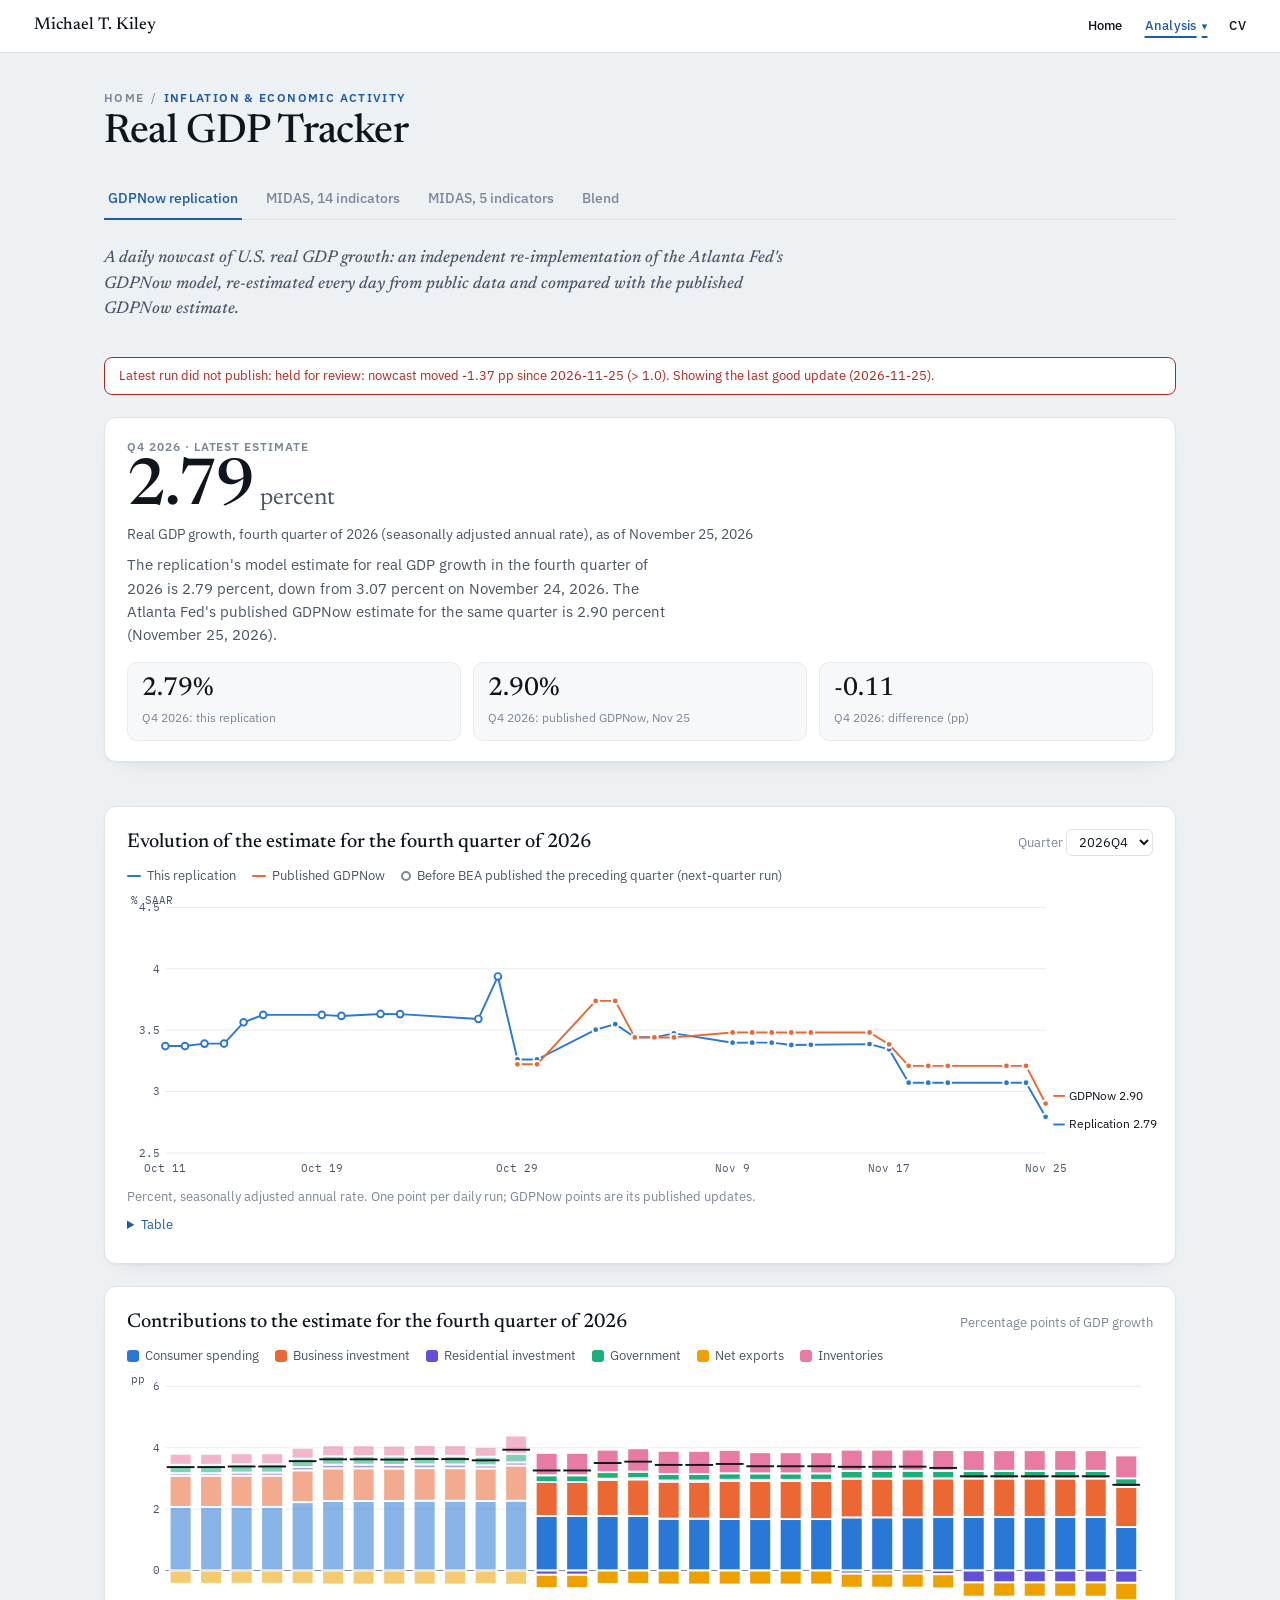
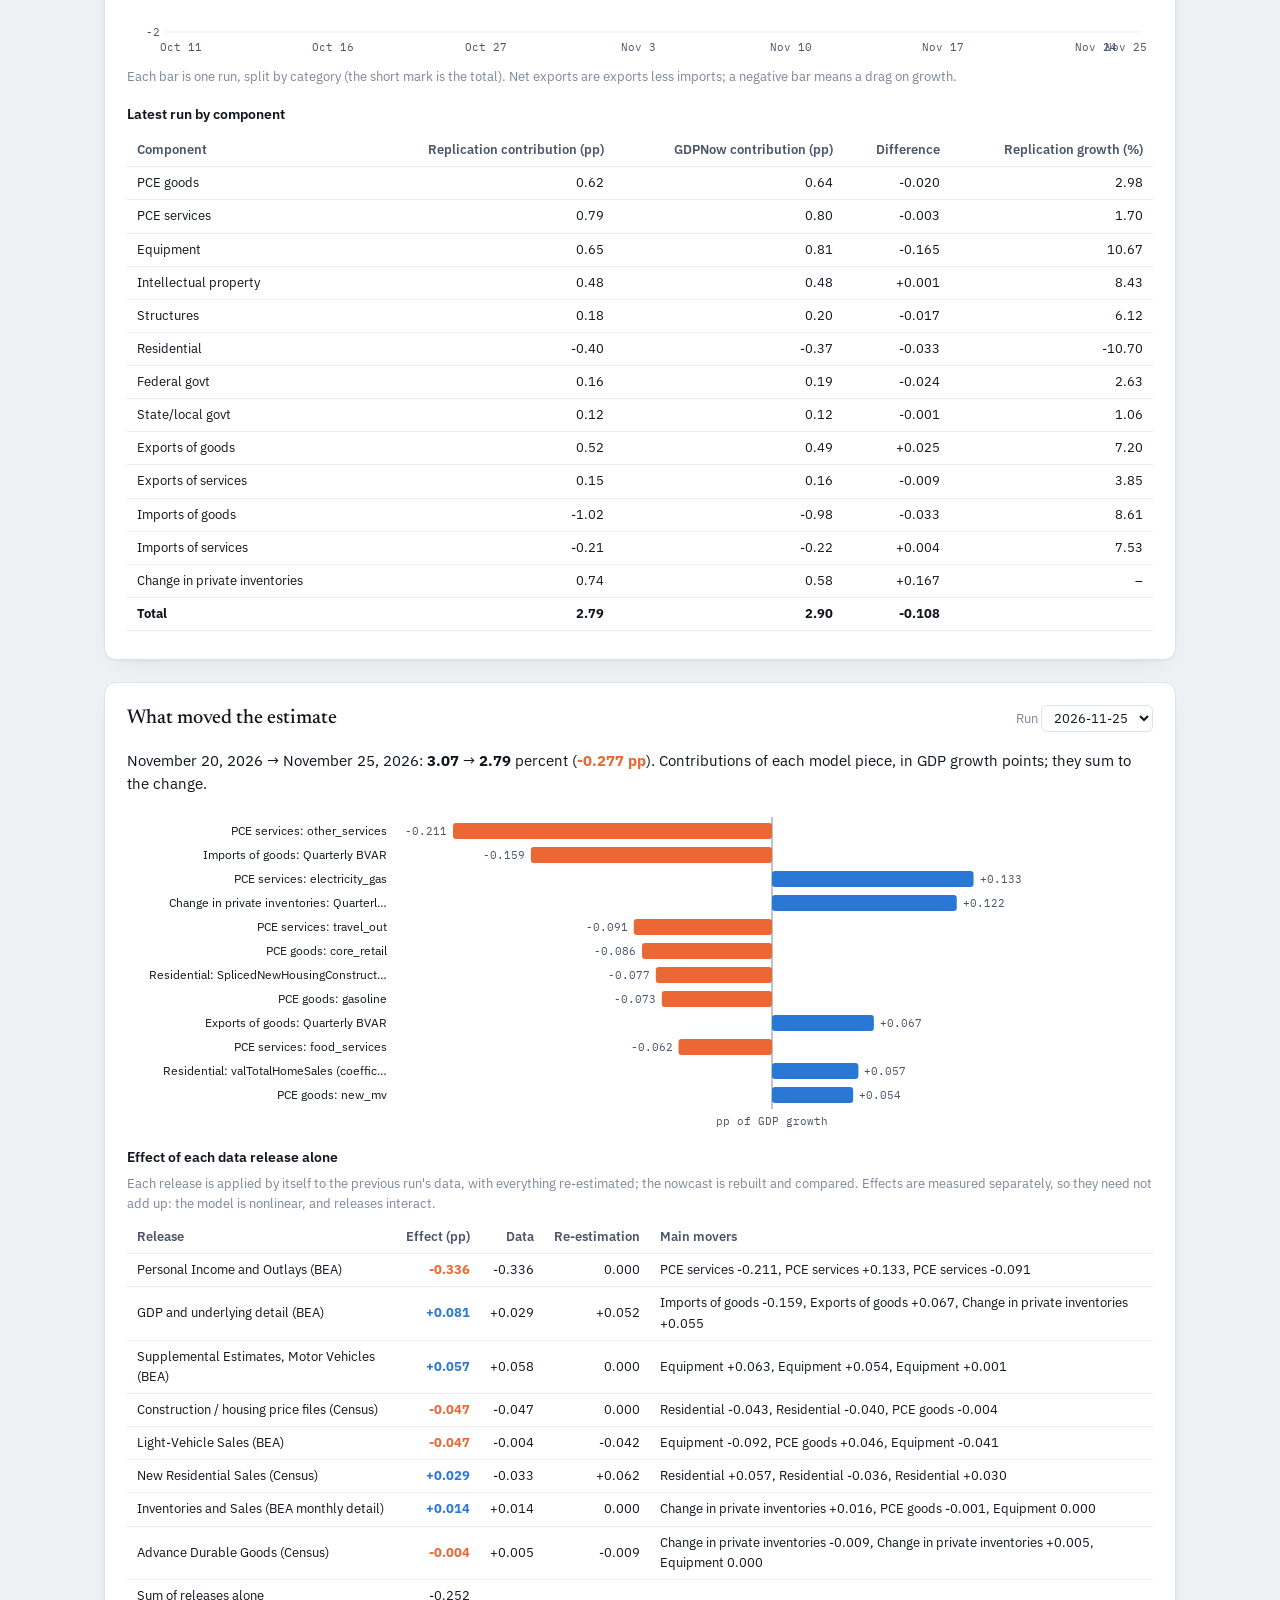
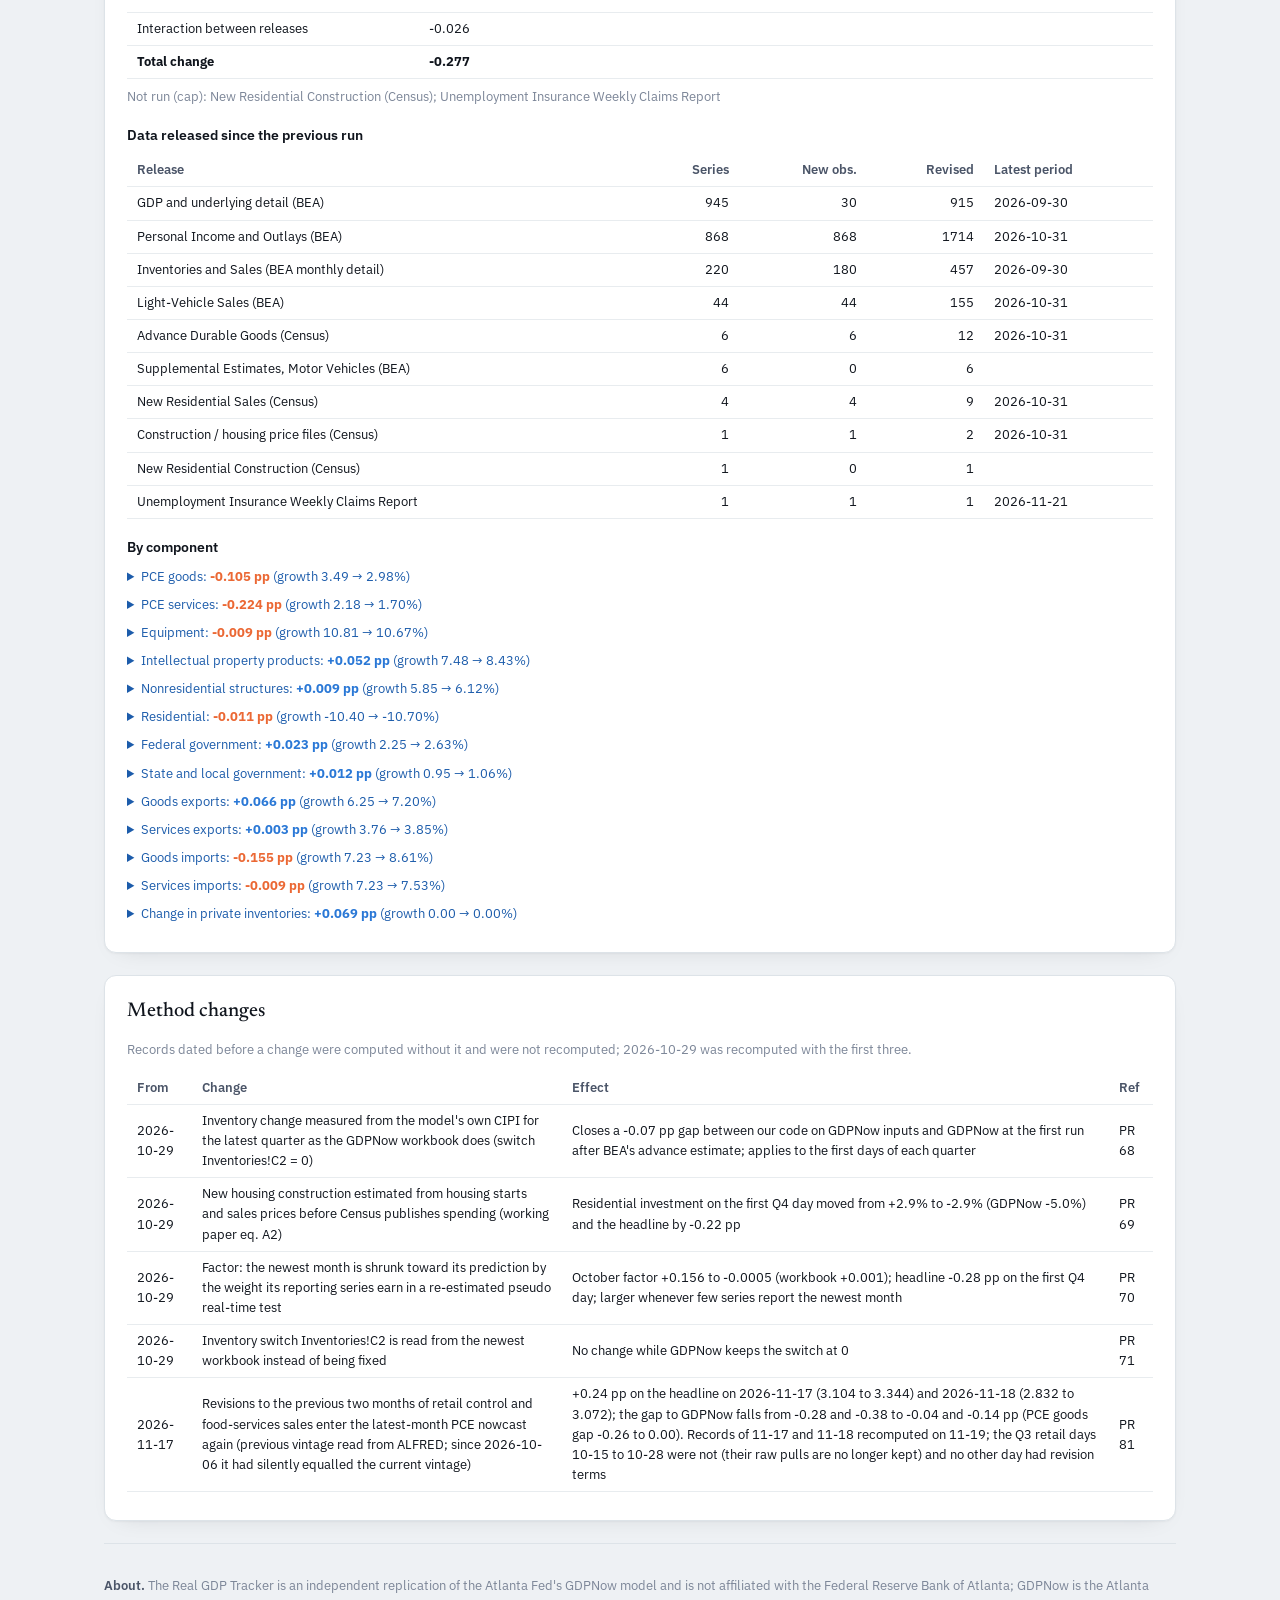
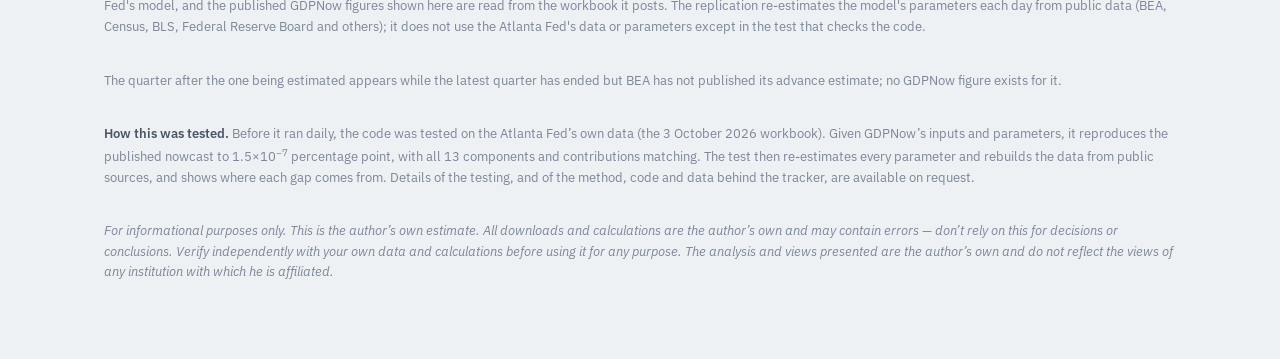
<file: docs/index.html>
<!doctype html>
<html lang="en">
<head>
<meta charset="UTF-8">
<meta name="viewport" content="width=device-width, initial-scale=1.0">
<title>Real GDP Tracker — Michael T. Kiley</title>
<meta name="description" content="A daily nowcast of U.S. real GDP growth: an independent re-implementation of the Atlanta Fed\'s GDPNow, plus real-time MIDAS models, re-estimated from public data.">
<meta property="og:type" content="website">
<meta property="og:site_name" content="Michael T. Kiley">
<meta property="og:title" content="Real GDP Tracker">
<meta property="og:description" content="A daily nowcast of U.S. real GDP growth: an independent re-implementation of the Atlanta Fed's GDPNow model, re-estimated from public data.">
<meta property="og:url" content="https://michaeltkiley.github.io/gdpnow-replication/">
<link rel="preconnect" href="https://fonts.googleapis.com">
<link rel="preconnect" href="https://fonts.gstatic.com" crossorigin>
<link href="https://fonts.googleapis.com/css2?family=Newsreader:ital,opsz,wght@0,6..72,400;0,6..72,500;0,6..72,600;1,6..72,500&family=IBM+Plex+Sans:wght@400;500;600&family=IBM+Plex+Mono:wght@400;500;600&display=swap" rel="stylesheet">
<style>
  :root {
    --surface-page: #eef1f4; --surface-card: #ffffff; --surface-tile: #f6f8fa;
    --rule: #dde3e8; --rule-soft: #e8ecef;
    --ink: #10151d; --ink-secondary: #4b5568; --ink-muted: #7c8698; --accent-text: #1c5cab;
    --bad: #b3261e;
    --series-rep: #2a78d6; --series-gdpnow: #eb6834;
    /* contribution groups, fixed order (validated: scripts/validate_palette.js, light and dark) */
    --g1: #2a78d6; --g2: #eb6834; --g3: #6250d6; --g4: #1baf7a; --g5: #eda100; --g6: #e87ba4;
    --shadow: 0 1px 2px rgba(16, 21, 29, 0.04), 0 8px 24px -16px rgba(16, 21, 29, 0.18);
  }
  @media (prefers-color-scheme: dark) {
    :root:not([data-theme="light"]) {
      --surface-page: #12161c; --surface-card: #191f27; --surface-tile: #1f2630;
      --rule: #2a323d; --rule-soft: #212933;
      --ink: #f2f4f7; --ink-secondary: #b7c0cc; --ink-muted: #7c8798; --accent-text: #74aeef;
      --bad: #f2b8b5;
      --series-rep: #3987e5; --series-gdpnow: #d95926;
      --g1: #3987e5; --g2: #d95926; --g3: #9085e9; --g4: #199e70; --g5: #c98500; --g6: #d55181;
      --shadow: 0 1px 2px rgba(0, 0, 0, 0.3), 0 8px 24px -16px rgba(0, 0, 0, 0.55);
    }
  }
  :root[data-theme="dark"] {
    --surface-page: #12161c; --surface-card: #191f27; --surface-tile: #1f2630;
    --rule: #2a323d; --rule-soft: #212933;
    --ink: #f2f4f7; --ink-secondary: #b7c0cc; --ink-muted: #7c8798; --accent-text: #74aeef;
    --bad: #f2b8b5;
    --series-rep: #3987e5; --series-gdpnow: #d95926;
    --g1: #3987e5; --g2: #d95926; --g3: #9085e9; --g4: #199e70; --g5: #c98500; --g6: #d55181;
    --shadow: 0 1px 2px rgba(0, 0, 0, 0.3), 0 8px 24px -16px rgba(0, 0, 0, 0.55);
  }
  * { box-sizing: border-box; }
  body { margin: 0; background: var(--surface-page); color: var(--ink); font: 15px/1.55 "IBM Plex Sans", -apple-system, BlinkMacSystemFont, "Segoe UI", sans-serif; }
  a { color: var(--accent-text); }
  .page { max-width: 1120px; margin: 0 auto; padding: 36px 24px 64px; display: flex; flex-direction: column; gap: 22px; }

  /* ---- shared site nav (same on every page of the site) ---- */
  .site-nav{border-bottom:1px solid var(--rule);background:var(--surface-card);position:relative;z-index:50}
  .site-nav-inner{max-width:1260px;margin:0 auto;padding:10px 24px;display:flex;align-items:center;justify-content:space-between;gap:4px 16px;flex-wrap:wrap}
  .site-nav .wordmark{font-family:"Newsreader",Georgia,serif;font-weight:500;font-size:17px;color:var(--ink);text-decoration:none}
  .site-nav nav{display:flex;align-items:center;gap:0 22px}
  .site-nav nav>a,.site-nav .nav-dd-btn{display:inline-block;padding:6px 0;margin:0;border:0;background:none;cursor:pointer;font-family:"IBM Plex Sans",system-ui,sans-serif;font-size:13px;font-weight:500;line-height:1.5;letter-spacing:.02em;color:var(--ink2);text-decoration:none}
  .site-nav nav>a:hover,.site-nav .nav-dd-btn:hover,.site-nav .nav-dd.open .nav-dd-btn{color:var(--accent-text)}
  .site-nav nav>a.active,.site-nav .nav-dd-btn.active{color:var(--accent-text);text-decoration:underline;text-decoration-thickness:1.5px;text-underline-offset:6px}
  .site-nav nav>a:focus-visible,.site-nav .nav-dd-btn:focus-visible,.site-nav .wordmark:focus-visible{outline:2px solid var(--accent-text);outline-offset:3px;border-radius:2px}
  .site-nav .nav-dd{position:relative}
  .site-nav .nav-dd-btn::after{content:"\25BE";margin-left:5px;font-size:11px}
  .site-nav .nav-dd.open .nav-dd-btn::after{content:"\25B4"}
  .site-nav .nav-dd-menu{position:absolute;top:calc(100% + 8px);right:-12px;width:310px;max-width:calc(100vw - 32px);max-height:calc(100vh - 80px);overflow-y:auto;padding:4px 0 8px;background:var(--surface-card);border:1px solid var(--rule);border-radius:6px;box-shadow:0 10px 28px -14px rgba(16,21,29,.35)}
  .site-nav .nav-dd-menu[hidden]{display:none}
  .site-nav .nav-dd-head{padding:10px 16px 3px;font-family:"IBM Plex Sans",system-ui,sans-serif;font-size:10.5px;font-weight:600;line-height:1.4;letter-spacing:.1em;text-transform:uppercase;color:var(--ink-muted)}
  .site-nav .nav-dd-menu ul{list-style:none;margin:0;padding:0}
  .site-nav .nav-dd-menu li{margin:0;padding:0}
  .site-nav .nav-dd-menu a{display:block;padding:6px 16px;font-family:"IBM Plex Sans",system-ui,sans-serif;font-size:13px;font-weight:400;line-height:1.45;letter-spacing:0;color:var(--ink);text-decoration:none}
  .site-nav .nav-dd-menu a:hover,.site-nav .nav-dd-menu a:focus-visible{background:var(--surface-page);color:var(--accent-text);outline:none}
  .site-nav .nav-dd-menu a:focus-visible{box-shadow:inset 0 0 0 2px var(--accent-text)}
  .site-nav .nav-dd-menu a[aria-current="page"]{color:var(--accent-text);font-weight:600;box-shadow:inset 3px 0 0 var(--accent-text)}
  .site-nav .nav-dd-menu a[aria-current="page"]:focus-visible{box-shadow:inset 0 0 0 2px var(--accent-text)}
  @media (max-width:640px){
    .site-nav-inner{padding:8px 16px}
    .site-nav nav{gap:0 18px}
    .site-nav .nav-dd{position:static}
    .site-nav .nav-dd-menu{top:100%;left:8px;right:8px;width:auto;max-width:none}
  }
  .eyebrow .crumb{color:var(--ink-muted);text-decoration:none}
  .eyebrow .crumb:hover,.eyebrow .crumb:focus-visible{color:var(--accent-text);text-decoration:underline}
  .eyebrow .crumb-sep{margin:0 .55em;color:var(--ink-muted);font-weight:400}

  .masthead { display: flex; flex-direction: column; gap: 6px; }
  .eyebrow { margin: 0; font-size: 11.5px; font-weight: 600; letter-spacing: 0.12em; text-transform: uppercase; color: var(--accent-text); }
  h1 { margin: 0; font-family: "Newsreader", Georgia, serif; font-weight: 500; font-size: clamp(28px, 4vw, 40px); line-height: 1.08; letter-spacing: -0.01em; text-wrap: balance; }
  .subtitle { margin: 4px 0 0; max-width: 70ch; font-family: "Newsreader", Georgia, serif; font-style: italic; font-weight: 500; font-size: 17px; line-height: 1.5; color: var(--ink-secondary); }
  .asof { margin: 6px 0 0; font-family: "IBM Plex Mono", ui-monospace, monospace; font-size: 12px; color: var(--ink-muted); }
  .banner { border-radius: 8px; padding: 8px 14px; border: 1px solid var(--rule); background: var(--surface-card); font-size: 13px; color: var(--ink-secondary); }
  .banner.fail { border-color: var(--bad); color: var(--bad); }

  .card { background: var(--surface-card); border: 1px solid var(--rule); border-radius: 12px; padding: 20px 22px; box-shadow: var(--shadow); min-width: 0; }
  .card h2 { margin: 0; font-family: "Newsreader", Georgia, serif; font-weight: 500; font-size: 20px; }
  .card h3 { margin: 18px 0 6px; font-size: 14px; font-weight: 600; }
  .head { display: flex; align-items: baseline; justify-content: space-between; flex-wrap: wrap; gap: 8px 20px; margin-bottom: 8px; }
  .caption { font-size: 12.5px; color: var(--ink-muted); }
  .sub { color: var(--ink-muted); font-size: 12.5px; margin: 6px 0; }

  .top { display: block; }
  .headline .lead { margin: 0; font-size: 12px; font-weight: 600; letter-spacing: 0.08em; text-transform: uppercase; color: var(--ink-muted); }
  .headline .big { font-family: "Newsreader", Georgia, serif; font-weight: 500; font-size: clamp(44px, 7vw, 64px); line-height: 1.05; letter-spacing: -0.02em; }
  .headline .big small { font-size: 0.38em; font-weight: 400; letter-spacing: 0; color: var(--ink-secondary); margin-left: 6px; }
  .headline .when { font-size: 14px; color: var(--ink-secondary); margin-bottom: 8px; }
  .lede { margin: 6px 0 0; max-width: 62ch; color: var(--ink-secondary); }
  .tiles { display: grid; grid-template-columns: repeat(3, minmax(0, 1fr)); gap: 12px; margin-top: 16px; }
  .tile { background: var(--surface-tile); border: 1px solid var(--rule-soft); border-radius: 10px; padding: 12px 14px; min-width: 0; }
  .tile b { display: block; font-family: "Newsreader", Georgia, serif; font-weight: 500; font-size: 26px; line-height: 1.15; }
  .tile span { color: var(--ink-muted); font-size: 12px; }
  .about p { margin: 6px 0; color: var(--ink-secondary); font-size: 13.5px; }
  .about ul { margin: 8px 0 0; padding-left: 18px; font-size: 13.5px; }
  .about li { margin: 3px 0; }
  .btn { display: inline-block; margin-top: 8px; padding: 7px 12px; border: 1px solid var(--accent-text); border-radius: 8px; font-weight: 500; font-size: 13px; text-decoration: none; }
  .btn:hover { background: var(--surface-tile); }

  select { font: inherit; font-size: 13px; padding: 3px 8px; background: var(--surface-card); color: var(--ink); border: 1px solid var(--rule); border-radius: 6px; }
  .legend { display: flex; flex-wrap: wrap; gap: 8px 16px; font-size: 12.5px; color: var(--ink-secondary); margin: 4px 0 8px; }
  .legend .item { display: inline-flex; align-items: center; gap: 6px; }
  .legend .sw { width: 12px; height: 12px; border-radius: 3px; display: inline-block; }
  .legend .ln { width: 14px; height: 2px; border-radius: 1px; display: inline-block; }
  .legend .ring { width: 10px; height: 10px; border-radius: 50%; border: 2px solid var(--ink-muted); display: inline-block; }
  svg.chart { width: 100%; height: auto; display: block; overflow: visible; }
  svg.chart text { fill: var(--ink-secondary); font-size: 11px; font-family: "IBM Plex Mono", ui-monospace, monospace; }
  svg.chart .lbl { fill: var(--ink); font-family: "IBM Plex Sans", sans-serif; font-size: 12px; }
  svg.chart .grid { stroke: var(--rule-soft); stroke-width: 1; }
  svg.chart .axis { stroke: var(--ink-muted); stroke-width: 1; }
  .tablewrap { overflow-x: auto; margin: 8px 0; }
  table { border-collapse: collapse; width: 100%; font-size: 13px; }
  th, td { padding: 6px 10px; border-bottom: 1px solid var(--rule-soft); text-align: left; }
  th { white-space: nowrap; font-weight: 600; color: var(--ink-secondary); }
  td.num, th.num { text-align: right; font-variant-numeric: tabular-nums; }
  details { margin: 8px 0; } summary { cursor: pointer; color: var(--accent-text); font-size: 13px; }
  .pos { color: var(--series-rep); } .neg { color: var(--series-gdpnow); }
  #tip { position: fixed; pointer-events: none; background: var(--surface-card); color: var(--ink); border: 1px solid var(--rule); border-radius: 6px; padding: 5px 9px; font-size: 12px; display: none; z-index: 9; box-shadow: var(--shadow); line-height: 1.45; }
  .methodology { display: flex; flex-direction: column; gap: 8px; padding: 18px 0 0; border-top: 1px solid var(--rule); font-size: 12.5px; line-height: 1.65; color: var(--ink-muted); }
  .methodology .disclaimer { font-style: italic; }
  .methodology b { color: var(--ink-secondary); font-weight: 600; }
  body.embed .site-nav, body.embed .masthead, body.embed .methodology { display: none; }
  body.embed .page { padding: 8px; }
  @media (max-width: 860px) { .top { grid-template-columns: 1fr; } }
  @media (max-width: 560px) { .tiles { grid-template-columns: 1fr 1fr; } .page { padding: 24px 16px 48px; } }
  .tabs{display:flex;flex-wrap:wrap;gap:0 20px;border-bottom:1px solid var(--rule)}
  .tabs button{appearance:none;border:0;background:none;cursor:pointer;font:inherit;font-size:14px;font-weight:500;color:var(--ink-muted);padding:10px 4px 9px;border-bottom:2px solid transparent;margin-bottom:-1px}
  .tabs button:hover{color:var(--ink-secondary)}
  .tabs button[aria-selected="true"]{color:var(--accent-text);border-bottom-color:var(--accent-text)}
  .tabs.sub button{font-size:13px;padding:8px 2px 7px}
  .panel{display:flex;flex-direction:column;gap:22px}
  .panel[hidden]{display:none}
  .controls{display:flex;flex-wrap:wrap;gap:14px 22px;align-items:end;padding:14px 16px;background:var(--surface-card);border:1px solid var(--rule);border-radius:8px}
  .ctl{display:flex;flex-direction:column;gap:4px}
  .ctl .l,.ctl label.l{font-size:.72rem;letter-spacing:.06em;text-transform:uppercase;color:var(--ink-muted);font-weight:600}
  input[type=date]{font:inherit;font-size:.9rem;padding:4px 8px;border:1px solid var(--rule);border-radius:6px;background:var(--surface-card);color:var(--ink)}
  input:focus-visible,button:focus-visible,select:focus-visible{outline:2px solid var(--accent-text);outline-offset:2px}
  .linkbtn{font:inherit;font-size:.8rem;border:0;background:none;color:var(--accent-text);padding:2px 10px 2px 0;cursor:pointer;text-decoration:underline;text-underline-offset:2px}
  .stamp{font-family:"IBM Plex Mono",ui-monospace,monospace;font-size:.8rem;color:var(--ink-secondary)}
  .headline .tiles{grid-template-columns:repeat(3,minmax(0,1fr))}
  .about li{font-size:13.5px;color:var(--ink-secondary)}
  .card h3 .caption{font-weight:400}
  @media (max-width:560px){.headline .tiles{grid-template-columns:1fr 1fr}}
</style>
</head>
<body>

<div class="site-nav">
  <div class="site-nav-inner">
    <a class="wordmark" href="https://michaeltkiley.github.io/">Michael T. Kiley</a>
    <nav aria-label="Site">
      <a href="https://michaeltkiley.github.io/">Home</a>
      <div class="nav-dd">
        <button type="button" class="nav-dd-btn active" aria-expanded="false" aria-haspopup="true" aria-controls="nav-analysis-menu">Analysis</button>
        <div class="nav-dd-menu" id="nav-analysis-menu" aria-label="Analysis" hidden>
          <div role="group" aria-labelledby="nav-grp-1">
            <div class="nav-dd-head" id="nav-grp-1">Monetary Policy &amp; Financial Markets</div>
            <ul>
              <li><a href="https://michaeltkiley.github.io/monetary_policy_surprises/">Monetary Policy Expectations</a></li>
              <li><a href="https://michaeltkiley.github.io/fcig/">Financial Conditions</a></li>
              <li><a href="https://michaeltkiley.github.io/termprem/">Yield Curve Tracker</a></li>
            </ul>
          </div>
          <div role="group" aria-labelledby="nav-grp-2">
            <div class="nav-dd-head" id="nav-grp-2">Inflation &amp; Economic Activity</div>
            <ul>
              <li><a href="https://michaeltkiley.github.io/inflation_forecast/">Inflation Tracker</a></li>
              <li><a href="https://michaeltkiley.github.io/gdpnow-replication/" aria-current="page">Real GDP Tracker</a></li>
            </ul>
          </div>
          <div role="group" aria-labelledby="nav-grp-3">
            <div class="nav-dd-head" id="nav-grp-3">Longer-Run Conditions &amp; Risks</div>
            <ul>
              <li><a href="https://michaeltkiley.github.io/equilibrium_rate/">Equilibrium Real Interest Rate (r*)</a></li>
              <li><a href="https://michaeltkiley.github.io/resource_utilization/">Resource Utilization and Risk</a></li>
            </ul>
          </div>
        </div>
      </div>
      <a href="https://michaeltkiley.github.io/cv.html">CV</a>
    </nav>
  </div>
</div>

<div class="page">
  <header class="masthead">
    <p class="eyebrow"><a class="crumb" href="https://michaeltkiley.github.io/">Home</a><span class="crumb-sep" aria-hidden="true">/</span>Inflation &amp; Economic Activity</p>
    <h1>Real GDP Tracker</h1>
  </header>
  <nav class="tabs" id="top" role="tablist" aria-label="Model">
    <button type="button" role="tab" data-top="gdpnow" aria-selected="true">GDPNow replication</button>
    <button type="button" role="tab" data-top="full" aria-selected="false">MIDAS, 14 indicators</button>
    <button type="button" role="tab" data-top="five" aria-selected="false">MIDAS, 5 indicators</button>
    <button type="button" role="tab" data-top="blend" aria-selected="false">Blend</button>
  </nav>
  <section class="panel" id="panel-gdpnow">
    <header class="masthead">
    <p class="subtitle">A daily nowcast of U.S. real GDP growth: an independent re-implementation of the Atlanta Fed's GDPNow model, re-estimated every day from public data and compared with the published GDPNow estimate.</p>
    <p class="asof" id="asof">Loading…</p>
  </header>

  <div id="banner" class="banner" style="display:none"></div>

  <section class="top">
    <div class="card headline" id="headline"><p class="lead">Loading…</p></div>
  </section>

  <div id="nextq"></div>

  <section class="card" id="histcard">
    <div class="head">
      <h2 id="histtitle">Evolution of the estimate</h2>
      <label class="caption">Quarter <select id="qsel"></select></label>
    </div>
    <div class="legend">
      <span class="item"><i class="ln" style="background:var(--series-rep)"></i>This replication</span>
      <span class="item"><i class="ln" style="background:var(--series-gdpnow)"></i>Published GDPNow</span>
      <span class="item" id="chainkey" style="display:none"><i class="ring"></i>Before BEA published the preceding quarter (next-quarter run)</span>
    </div>
    <svg id="hist" class="chart" viewBox="0 0 760 300" role="img" aria-label="Nowcast of real GDP growth over time"></svg>
    <p class="sub">Percent, seasonally adjusted annual rate. One point per daily run; GDPNow points are its published updates.</p>
    <details><summary>Table</summary><div class="tablewrap"><table id="histtab"></table></div></details>
  </section>

  <section class="card" id="contribcard">
    <div class="head">
      <h2 id="contribtitle">Contributions to the estimate</h2>
      <span class="caption">Percentage points of GDP growth</span>
    </div>
    <div class="legend" id="contriblegend"></div>
    <svg id="contrib" class="chart" viewBox="0 0 760 300" role="img" aria-label="Contributions of spending categories to the nowcast over time"></svg>
    <p class="sub">Each bar is one run, split by category (the short mark is the total). Net exports are exports less imports; a negative bar means a drag on growth.</p>
    <h3>Latest run by component</h3>
    <div class="tablewrap"><table id="comp"></table></div>
  </section>

  <section class="card" id="chgcard">
    <div class="head">
      <h2>What moved the estimate</h2>
      <label class="caption">Run <select id="rsel"></select></label>
    </div>
    <div id="chg"></div>
  </section>

  <section class="card" id="mccard" style="display:none">
    <div class="head"><h2>Method changes</h2></div>
    <p class="caption">Records dated before a change were computed without it and were not recomputed; 2026-10-29 was recomputed with the first three.</p>
    <div class="tablewrap"><table id="mctab"></table></div>
  </section>

  <footer class="methodology">
    <p><b>About.</b> The Real GDP Tracker is an independent replication of the Atlanta Fed's GDPNow model and is not affiliated with the Federal Reserve Bank of Atlanta; GDPNow is the Atlanta Fed's model, and the published GDPNow figures shown here are read from the workbook it posts. The replication re-estimates the model's parameters each day from public data (BEA, Census, BLS, Federal Reserve Board and others); it does not use the Atlanta Fed's data or parameters except in the test that checks the code.</p>
    <p>The quarter after the one being estimated appears while the latest quarter has ended but BEA has not published its advance estimate; no GDPNow figure exists for it.</p>
    <p><b>How this was tested.</b> Before it ran daily, the code was tested on the Atlanta Fed&rsquo;s own data (the 3 October 2026 workbook). Given GDPNow&rsquo;s inputs and parameters, it reproduces the published nowcast to 1.5&times;10<sup>&minus;7</sup> percentage point, with all 13 components and contributions matching. The test then re-estimates every parameter and rebuilds the data from public sources, and shows where each gap comes from. Details of the testing, and of the method, code and data behind the tracker, are available on request.</p>
    <p class="disclaimer">For informational purposes only. This is the author&rsquo;s own estimate. All downloads and calculations are the author&rsquo;s own and may contain errors &mdash; don&rsquo;t rely on this for decisions or conclusions. Verify independently with your own data and calculations before using it for any purpose. The analysis and views presented are the author&rsquo;s own and do not reflect the views of any institution with which he is affiliated.</p>
  </footer>
  </section>
  <section class="panel" id="panel-midas" hidden>
    <header>
      <p class="subtitle">Statistical nowcasts of U.S. real GDP growth built from monthly, weekly and daily indicators, refit every day on what had been published.</p>
      <p class="asof" id="m-asof">Loading…</p>
      <p class="caption" style="max-width:76ch">The model uses indicators only, with no GDP expenditure accounting.</p>
    </header>
    <div id="m-banner" class="banner" style="display:none"></div>
    <div class="panel" id="m-panel">
    <div>
      <p class="subtitle" id="m-msub"></p>
      <p class="caption" id="m-mcite" style="max-width:76ch"></p>
    </div>
    <nav class="tabs sub" role="tablist" aria-label="Sections">
      <button type="button" role="tab" data-sub="data" aria-selected="true">Data</button>
      <button type="button" role="tab" data-sub="replication" aria-selected="false">Replication</button>
    </nav>

    <div class="panel" id="m-p-data">
      <div class="card headline" id="m-headline"></div>
      <div class="controls">
        <label class="ctl"><span class="l">Quarter</span><select id="m-qsel"></select></label>
        <div class="ctl"><label class="l" for="m-since">Compare today with</label><input type="date" id="m-since">
          <span class="quick"><button type="button" class="linkbtn" data-q="week">a week ago</button><button type="button" class="linkbtn" data-q="month">a month ago</button><button type="button" class="linkbtn" data-q="first">first estimate</button></span></div>
        <div class="ctl" style="min-width:0"><span class="l">Dates compared</span><div class="stamp" id="m-stamp"></div></div>
      </div>
      <section class="card">
        <div class="head"><h2 id="m-wfTitle">What changed</h2></div>
        <div id="m-wf"></div>
        <p class="sub">Bars start at the nowcast on the comparison date, add each part's contribution to the change, and end at today's nowcast. <span class="pos">■</span> Blue raised the nowcast; <span class="neg">■</span> orange lowered it. Indicator groups move when new data are released or revised. <i>Trend growth</i> is the average per-person growth in the training sample, which drifts slowly; <i>Population</i> is the population-growth assumption added back at the end.</p>
      </section>
      <section class="card">
        <div class="head"><h2 id="m-evoTitle">Evolution of the estimate</h2></div>
        <div class="legend" id="m-evoLegend"></div>
        <svg id="m-evo" class="chart" viewBox="0 0 760 300" role="img" aria-label="Nowcast over time"></svg>
        <p class="sub">Percent, seasonally adjusted annual rate. One point per trading day. The dashed line is the same model with no indicators (an AR(2) on per-person growth plus population).</p>
      </section>
      <section class="card">
        <div class="head"><h2>Latest run by indicator</h2><span class="caption" id="m-tabCap"></span></div>
        <div class="tablewrap"><table id="m-indtab"></table></div>
        <p class="sub">Contribution is each indicator's effect on the nowcast relative to an average quarter (percentage points). "Behind" is how many months the latest published value trails the current month; the model pairs each indicator with historical quarters that had the same lag.</p>
      </section>
    </div>

    <div class="panel" id="m-p-rep" hidden>
      <section class="card about">
        <h2>How it works</h2>
        <p>The model is a <b>real-time ridge MIDAS regression</b> (mixed-data sampling): quarterly GDP growth is regressed directly on the last six months of each monthly indicator, with weekly and daily series averaged to months. Each indicator's six lags are compressed into three numbers (level, slope, curvature) by a Legendre polynomial, which is a flexible way of letting recent months count more or less. A ridge penalty, chosen by leave-one-out cross-validation, keeps the many coefficients in check.</p>
        <ul>
          <li><b>Real time.</b> Every day the model is refit on the data vintage published that day (St. Louis Fed's ALFRED), so the ragged edge is what was actually available. Each past quarter is compared at the same point in its quarter, with the same publication lags as today.</li>
          <li><b>Per person.</b> The model forecasts GDP growth <i>minus population growth</i> and adds a population assumption (the last four quarters' growth) back. This stops the average growth rate it learns from carrying a demographic trend that has since faded.</li>
          <li><b>Target.</b> BEA's advance estimate of real GDP growth. Training uses 1992Q3 onward and leaves out 2020 and 2021.</li>
          <li id="m-ver"></li>
        </ul>
      </section>
      <section class="card">
        <div class="head"><h2>Indicators</h2></div>
        <div class="tablewrap"><table id="m-predtab"></table></div>
        <p class="sub" id="m-tradenote">The goods and services trade balance was tested and dropped: before COVID it carried the largest weight, but its extreme swings in 2022 and 2025 produced the worst misses.</p>
      </section>
      <section class="card">
        <div class="head"><h2>How accurate has it been?</h2></div>
        <p class="sub" style="margin-top:0">Root mean squared forecast error against BEA's advance estimate, percentage points of annualised growth. Each quarter is scored at four dates: the end of each month of the quarter and the 15th of the month after (before the advance release).</p>
        <div id="m-acc"></div>
      </section>
      <section class="card">
        <div class="head"><h2>End-of-quarter nowcasts against outcomes</h2></div>
        <div class="legend" id="m-trkLegend"></div>
        <svg id="m-trk" class="chart" viewBox="0 0 760 300" role="img" aria-label="End of quarter nowcasts against the advance estimate"></svg>
        <p class="sub">Nowcast at the end of the quarter's third month. Values beyond the axis (the 2020 pandemic quarters) are pinned to the edge; hover for the actual numbers.</p>
        <details><summary>Last eight quarters</summary><div class="tablewrap"><table id="m-lastq"></table></div></details>
      </section>
      <section class="card">
        <div class="head"><h2>How the specification was chosen</h2></div>
        <div class="tablewrap"><table id="m-path"></table></div>
        <p class="sub">Each step was chosen after seeing the previous step's errors, so the results here are not a clean out-of-sample test of the final specification. Full write-up, code and every variant: <a href="https://github.com/michaeltkiley/gdpnow-replication/blob/main/MIDAS.md">MIDAS.md</a>.</p>
      </section>
      <section class="card about">
        <h2>Data timing and limits</h2>
        <ul id="m-limits"></ul>
      </section>
    </div>
  </div>
    <footer class="methodology">
    <p><b>About.</b> Independent research by the author; not affiliated with the Federal Reserve Bank of Atlanta or the Federal Reserve System.</p>
    <p><b>Method and sources.</b> MIDAS: Ghysels, Santa-Clara and Valkanov. Real-time vintages: Clements and Galv&atilde;o, <a href="https://econpapers.repec.org/RePEc:bes:jnlbes:v:26:y:2008:p:546-554">&ldquo;Macroeconomic forecasting with mixed-frequency data,&rdquo;</a> <i>JBES</i> (2008). Legendre lag polynomials and regularisation: Babii, Ghysels and Striaukas, <a href="https://arxiv.org/pdf/2005.14057">&ldquo;Machine learning time series regressions with an application to nowcasting,&rdquo;</a> <i>JBES</i> (2022); this page uses ridge instead of their sparse-group LASSO. Small information set: Chan, Poon and Zhu, <a href="https://doi.org/10.1016/j.jeconom.2025.106090">&ldquo;Time-varying parameter MIDAS models: application to nowcasting US real GDP,&rdquo;</a> <i>Journal of Econometrics</i>; this page has no time-varying parameters. Data: St. Louis Fed ALFRED/FRED, Philadelphia Fed real-time data set (advance estimates before 2011).</p>
    <p class="disclaimer">For informational purposes only. This is the author&rsquo;s own estimate. All downloads and calculations are the author&rsquo;s own and may contain errors &mdash; don&rsquo;t rely on it for decisions.</p>
  </footer>
  </section>
  <section class="panel" id="panel-blend" hidden>
    <header>
      <p class="subtitle">A weighted average of the GDPNow replication and the two MIDAS nowcasts.</p>
      <p class="asof" id="m-b-asof">Loading…</p>
    </header>
    <div class="card headline" id="m-b-headline"></div>
    <section class="card">
      <div class="head"><h2 id="m-b-evoTitle">Evolution of the estimate</h2></div>
      <div class="legend" id="m-b-evoLegend"></div>
      <svg id="m-b-evo" class="chart" viewBox="0 0 760 300" role="img" aria-label="Blend and its inputs over time"></svg>
      <p class="sub">Percent, seasonally adjusted annual rate. One point per trading day.</p>
    </section>
    <section class="card">
      <div class="head"><h2>Current and next quarter</h2></div>
      <div class="tablewrap"><table id="m-b-tab"></table></div>
    </section>
    <section class="card">
      <div class="head"><h2>How accurate is the blend?</h2></div>
      <p class="sub" style="margin-top:0">Root mean squared forecast error against BEA's advance estimate, percentage points, over <span id="m-b-nq"></span> quarters. The blend weight is refit leaving each quarter out, so these are out-of-sample figures.</p>
      <div class="tablewrap"><table id="m-b-acc"></table></div>
      <h3>By era</h3>
      <div class="tablewrap"><table id="m-b-era"></table></div>
      <p class="sub" id="m-b-note"></p>
    </section>
    <footer class="methodology">
      <p><b>About.</b> Independent research by the author; not affiliated with the Federal Reserve Bank of Atlanta or the Federal Reserve System.</p>
      <p class="disclaimer">For informational purposes only. This is the author&rsquo;s own estimate. All downloads and calculations are the author&rsquo;s own and may contain errors &mdash; don&rsquo;t rely on it for decisions.</p>
    </footer>
  </section>
</div>
<div id="tip"></div>


<script>
const $ = id => document.getElementById(id);
const miss = x => x == null || x === '' || isNaN(x);
const f2 = x => miss(x) ? '–' : (+x).toFixed(2);
const signed = (x, d) => { if (miss(x)) return '–'; const t = (+x).toFixed(d); return /^-?0\.0+$/.test(t) ? (0).toFixed(d) : (x > 0 ? '+' : '') + t; };
const sg = x => signed(x, 3);
const sg2 = x => signed(x, 2);
const num = v => miss(v) ? NaN : +v;
if (location.search.includes('embed=1')) document.body.classList.add('embed');

const QN = ['first', 'second', 'third', 'fourth'];
const qname = q => `${QN[+q[5] - 1]} quarter of ${q.slice(0, 4)}`;
const qshort = q => `Q${q[5]} ${q.slice(0, 4)}`;
const fd = s => new Date(s + 'T00:00:00Z').toLocaleDateString('en-US', { month: 'long', day: 'numeric', year: 'numeric', timeZone: 'UTC' });
const fs = s => new Date(s + 'T00:00:00Z').toLocaleDateString('en-US', { month: 'short', day: 'numeric', timeZone: 'UTC' });

const KEYS = ['CTG', 'CS', 'FNE', 'FNP', 'FNS', 'FR', 'GF', 'GS', 'XM', 'XS', 'MM', 'MS', 'V'];
const LABEL = { CTG: 'PCE goods', CS: 'PCE services', FNE: 'Equipment', FNP: 'Intellectual property', FNS: 'Structures', FR: 'Residential', GF: 'Federal govt', GS: 'State/local govt', XM: 'Exports of goods', XS: 'Exports of services', MM: 'Imports of goods', MS: 'Imports of services', V: 'Change in private inventories' };
const GROUPS = [
  ['Consumer spending', ['CTG', 'CS']], ['Business investment', ['FNE', 'FNP', 'FNS']], ['Residential investment', ['FR']],
  ['Government', ['GF', 'GS']], ['Net exports', ['XM', 'XS', 'MM', 'MS']], ['Inventories', ['V']]];

const tip = $('tip');
function showTip(e, html) { tip.innerHTML = html; tip.style.display = 'block'; const w = tip.offsetWidth; tip.style.left = Math.min(e.clientX + 14, innerWidth - w - 8) + 'px'; tip.style.top = (e.clientY + 14) + 'px'; }
function hideTip() { tip.style.display = 'none'; }
function hover(el, html) { el.addEventListener('mousemove', e => showTip(e, html)); el.addEventListener('mouseleave', hideTip); }
function NS(t, a, p) { const e = document.createElementNS('http://www.w3.org/2000/svg', t); for (const k in a) e.setAttribute(k, a[k]); p && p.appendChild(e); return e; }
async function j(u) { const r = await fetch(u); if (!r.ok) throw new Error(u); return r.json(); }
function csv(t) { const L = t.trim().split('\n'), H = L[0].split(','); return L.slice(1).map(l => { const c = l.split(','); return Object.fromEntries(H.map((h, i) => [h, c[i]])); }); }
const wOf = s => Math.max(300, Math.round(s.parentElement.clientWidth));
function niceStep(range) { const raw = range / 5, p = Math.pow(10, Math.floor(Math.log10(raw))), m = raw / p; return (m <= 1 ? 1 : m <= 2 ? 2 : m <= 5 ? 5 : 10) * p; }

let H = [], HQ = [], NX = [];

(async () => {
  let st = null; try { st = await j('data/status.json'); } catch (e) {}
  H = csv(await (await fetch('data/history.csv')).text()).sort((a, b) => a.asof < b.asof ? -1 : 1);
  try { const rn = await fetch('data/next/history.csv'); if (rn.ok) NX = csv(await rn.text()); } catch (e) {}
  // A quarter's history is continuous: rows from when it was the next quarter (chained run) come first, then the production rows.
  HQ = H.concat(NX.filter(n => !H.some(h => h.asof == n.asof && h.quarter == n.quarter)).map(n => ({ ...n, gdpnow: '', diff: '', gdpnow_date: '', chained: '1' })))
    .sort((a, b) => a.asof < b.asof ? -1 : a.asof > b.asof ? 1 : (a.chained ? 1 : -1));
  const b = $('banner');
  if (st && st.ok && !st.held) { $('asof').textContent = `Last updated ${st.asof} (run finished ${st.finished.slice(0, 16).replace('T', ' ')} UTC)`; }
  else { b.style.display = 'block'; b.className = 'banner fail'; b.textContent = `Latest run did not publish: ${st ? st.message : 'no status file'}. Showing the last good update${H.length ? ' (' + H[H.length - 1].asof + ')' : ''}.`; $('asof').textContent = ''; }
  if (!H.length) { $('headline').innerHTML = '<p class="lead">No runs yet.</p>'; return; }
  const L = H[H.length - 1];
  renderHeadline(L);
  showNext(L);
  const qs = [...new Set(HQ.map(r => r.quarter))];
  $('qsel').innerHTML = qs.map(q => `<option>${q}</option>`).join(''); $('qsel').value = L.quarter;
  $('qsel').onchange = () => { drawHist(); drawContrib(); };
  drawHist(); drawContrib();
  $('rsel').innerHTML = H.slice().reverse().map(r => `<option>${r.asof}</option>`).join('');
  $('rsel').onchange = () => showRun($('rsel').value); showRun(L.asof);
  try {
    const mc = csv(await (await fetch('data/method_changes.csv')).text());
    if (mc.length) { $('mctab').innerHTML = '<tr><th>From</th><th>Change</th><th>Effect</th><th>Ref</th></tr>' + mc.map(r => `<tr><td>${r.date}</td><td>${r.change}</td><td>${r.effect}</td><td>${r.reference}</td></tr>`).join(''); $('mccard').style.display = ''; }
  } catch (e) {}
})().catch(e => { $('banner').style.display = 'block'; $('banner').className = 'banner fail'; $('banner').textContent = 'Could not load data: ' + e.message; });

let rz; addEventListener('resize', () => { clearTimeout(rz); rz = setTimeout(() => { if ($('qsel').value) { drawHist(); drawContrib(); const r = $('rsel').value; if (r) showRun(r); } }, 200); });

function renderHeadline(L) {
  const P = H.filter(r => r.quarter == L.quarter && r.asof < L.asof).pop();
  let move = '';
  if (P) { const d = +L.nowcast - +P.nowcast; move = Math.abs(d) < 0.005 ? `, unchanged from ${fd(P.asof)}` : `, ${d > 0 ? 'up' : 'down'} from ${f2(P.nowcast)} percent on ${fd(P.asof)}`; }
  const gn = miss(L.gdpnow) ? null : +L.gdpnow;
  $('headline').innerHTML = `
    <p class="lead">${qshort(L.quarter)} &middot; latest estimate</p>
    <div class="big">${f2(L.nowcast)}<small>percent</small></div>
    <div class="when">Real GDP growth, ${qname(L.quarter)} (seasonally adjusted annual rate), as of ${fd(L.asof)}</div>
    <p class="lede">The replication's model estimate for real GDP growth in the ${qname(L.quarter)} is ${f2(L.nowcast)} percent${move}.
      ${gn == null ? `GDPNow has not published an estimate for this quarter yet.` : `The Atlanta Fed's published GDPNow estimate for the same quarter is ${f2(gn)} percent (${fd(L.gdpnow_date)}).`}</p>
    <div class="tiles">
      <div class="tile"><b>${f2(L.nowcast)}%</b><span>${qshort(L.quarter)}: this replication</span></div>
      <div class="tile"><b>${gn == null ? '–' : f2(gn) + '%'}</b><span>${gn == null ? qshort(L.quarter) + ': GDPNow not yet published' : qshort(L.quarter) + ': published GDPNow, ' + fs(L.gdpnow_date)}</span></div>
      <div class="tile"><b>${sg2(L.diff)}</b><span>${qshort(L.quarter)}: difference (pp)</span></div>
    </div>`;
}

function showNext(L) {
  const el = $('nextq'); el.innerHTML = '';
  const n = NX.slice().sort((a, b) => a.asof < b.asof ? -1 : 1).pop();
  if (!n || n.asof !== L.asof) return;       // shown only while the production quarter has ended and BEA has not published it
  el.innerHTML = `<section class="card">
    <div class="head"><h2>Next quarter: ${qshort(n.quarter)} <span class="caption">experimental</span></h2><span class="caption">as of ${fd(n.asof)}</span></div>
    <div class="tiles" style="grid-template-columns:minmax(0,1fr);max-width:300px;margin-top:4px">
      <div class="tile"><b>${f2(n.nowcast)}%</b><span>${qshort(n.quarter)} real GDP growth: this replication</span></div></div>
    <p class="sub">The ${qshort(n.production_quarter)} estimate above is still waiting for BEA's first estimate, and GDPNow publishes nothing for ${qshort(n.quarter)} until then. This figure runs the model one quarter ahead, entering the ${qshort(n.production_quarter)} estimate (${f2(n.production_nowcast)}%) as if it were the published number, so it carries that estimate's error.${n.unchanged == 'true' ? ' No new data since the last run.' : ''}</p>
    <details><summary>${qshort(n.quarter)} by component</summary><div class="tablewrap"><table><tr><th>Component</th><th class="num">Contribution (pp)</th><th class="num">Growth (%)</th></tr>` +
    KEYS.map(k => `<tr><td>${LABEL[k]}</td><td class="num">${f2(n['c_' + k])}</td><td class="num">${k == 'V' ? '–' : f2(n['g_' + k])}</td></tr>`).join('') + `</table></div></details></section>`;
}

function drawHist() {
  const q = $('qsel').value, R = HQ.filter(r => r.quarter == q), s = $('hist'); s.innerHTML = '';
  $('histtitle').textContent = `Evolution of the estimate for the ${qname(q)}`;
  $('chainkey').style.display = R.some(r => r.chained) ? 'inline-flex' : 'none';
  const W = wOf(s), Ht = W < 520 ? 250 : 300, m = { l: 40, r: W < 520 ? 84 : 112, t: 14, b: 30 };
  s.setAttribute('viewBox', `0 0 ${W} ${Ht}`);
  const d = r => new Date(r.asof).getTime();
  const vals = R.flatMap(r => [num(r.nowcast), num(r.gdpnow)]).filter(v => !isNaN(v));
  let step = niceStep(Math.max(Math.max(...vals) - Math.min(...vals), 1)), lo = Math.floor((Math.min(...vals) - step * .3) / step) * step, hi = Math.ceil((Math.max(...vals) + step * .3) / step) * step;
  const xs = R.map(d), x0 = Math.min(...xs), x1 = Math.max(...xs, x0 + 864e5);
  const X = t => m.l + (t - x0) / (x1 - x0) * (W - m.l - m.r), Y = v => Ht - m.b - (v - lo) / (hi - lo) * (Ht - m.t - m.b);
  for (let v = lo; v <= hi + 1e-9; v += step) { NS('line', { x1: m.l, x2: W - m.r, y1: Y(v), y2: Y(v), class: v === 0 ? 'axis' : 'grid' }, s); NS('text', { x: m.l - 6, y: Y(v) + 4, 'text-anchor': 'end' }, s).textContent = +v.toFixed(2); }
  const nt = Math.min(R.length, W < 520 ? 4 : 6); for (let i = 0; i < nt; i++) { const r = R[Math.round(i * (R.length - 1) / Math.max(nt - 1, 1))]; NS('text', { x: X(d(r)), y: Ht - 10, 'text-anchor': 'middle' }, s).textContent = fs(r.asof); }
  const series = [['nowcast', 'Replication', 'var(--series-rep)'], ['gdpnow', 'GDPNow', 'var(--series-gdpnow)']];
  const ends = [];
  series.forEach(([k, name, c]) => {
    const P = R.filter(r => !miss(r[k])).map(r => [X(d(r)), Y(+r[k]), r]);
    if (P.length > 1) NS('polyline', { points: P.map(p => p.slice(0, 2).join(',')).join(' '), fill: 'none', stroke: c, 'stroke-width': 2, 'stroke-linejoin': 'round' }, s);
    P.forEach(([x, y, r]) => NS('circle', { cx: x, cy: y, r: 3.5, fill: r.chained ? 'var(--surface-card)' : c, stroke: r.chained ? c : 'var(--surface-card)', 'stroke-width': 2 }, s));
    if (P.length) ends.push([P[P.length - 1], name, c]);
  });
  // direct labels at the line ends, nudged apart when close
  ends.sort((a, b) => a[0][1] - b[0][1]);
  if (ends.length == 2 && ends[1][0][1] - ends[0][0][1] < 15) { ends[0][2 + 1] = -8; ends[1][2 + 1] = 8; }
  ends.forEach(([p, name, c, nudge]) => { const y = p[1] + (nudge || 0); NS('line', { x1: p[0] + 8, x2: p[0] + 20, y1: y, y2: y, stroke: c, 'stroke-width': 2 }, s); NS('text', { x: p[0] + 24, y: y + 4, class: 'lbl' }, s).textContent = `${name} ${f2(p[2][name == 'GDPNow' ? 'gdpnow' : 'nowcast'])}`; });
  // crosshair + tooltip on the nearest run
  const vl = NS('line', { y1: m.t, y2: Ht - m.b, stroke: 'var(--ink-muted)', 'stroke-width': 1, opacity: 0 }, s);
  const ov = NS('rect', { x: m.l, y: m.t, width: W - m.l - m.r, height: Ht - m.t - m.b, fill: 'transparent', style: 'cursor:crosshair' }, s);
  ov.addEventListener('mousemove', e => {
    const bb = s.getBoundingClientRect(), px = (e.clientX - bb.left) / bb.width * W;
    let best = R[0]; R.forEach(r => { if (Math.abs(X(d(r)) - px) < Math.abs(X(d(best)) - px)) best = r; });
    vl.setAttribute('x1', X(d(best))); vl.setAttribute('x2', X(d(best))); vl.setAttribute('opacity', 1);
    showTip(e, `<b>${fd(best.asof)}</b>${best.chained ? ' (next-quarter run)' : ''}<br>Replication: ${f2(best.nowcast)}%<br>GDPNow: ${miss(best.gdpnow) ? '–' : f2(best.gdpnow) + '%'}${miss(best.diff) ? '' : '<br>Difference: ' + sg(best.diff) + ' pp'}`);
  });
  ov.addEventListener('mouseleave', () => { vl.setAttribute('opacity', 0); hideTip(); });
  NS('text', { x: 4, y: 10 }, s).textContent = '% SAAR';
  $('histtab').innerHTML = '<tr><th>As of</th><th class="num">Replication</th><th class="num">GDPNow</th><th class="num">Difference</th></tr>' +
    R.slice().reverse().map(r => `<tr><td>${r.asof}${r.chained ? ' <span class="caption">next-quarter run</span>' : ''}</td><td class="num">${f2(r.nowcast)}</td><td class="num">${f2(r.gdpnow)}</td><td class="num">${sg(r.diff)}</td></tr>`).join('');
}

function drawContrib() {
  const q = $('qsel').value, R = HQ.filter(r => r.quarter == q && !miss(r['c_CS'])), s = $('contrib'); s.innerHTML = '';
  $('contribtitle').textContent = `Contributions to the estimate for the ${qname(q)}`;
  $('contriblegend').innerHTML = GROUPS.map((g, i) => `<span class="item"><i class="sw" style="background:var(--g${i + 1})"></i>${g[0]}</span>`).join('');
  const L = R.filter(r => !r.chained).pop() || R[R.length - 1];
  drawComp(L);
  if (!R.length) return;
  const grp = r => GROUPS.map(g => g[1].reduce((a, k) => a + (miss(r['c_' + k]) ? 0 : +r['c_' + k]), 0));
  const W = wOf(s), Ht = W < 520 ? 250 : 300, m = { l: 40, r: 12, t: 14, b: 30 };
  s.setAttribute('viewBox', `0 0 ${W} ${Ht}`);
  let pmax = 0, nmin = 0; R.forEach(r => { let p = 0, n = 0; grp(r).forEach(v => v >= 0 ? p += v : n += v); pmax = Math.max(pmax, p, +r.nowcast); nmin = Math.min(nmin, n); });
  const step = niceStep(Math.max(pmax - nmin, 1)), hi = Math.ceil(pmax / step) * step, lo = Math.floor(nmin / step) * step;
  const Y = v => Ht - m.b - (v - lo) / (hi - lo) * (Ht - m.t - m.b);
  for (let v = lo; v <= hi + 1e-9; v += step) { NS('line', { x1: m.l, x2: W - m.r, y1: Y(v), y2: Y(v), class: Math.abs(v) < 1e-9 ? 'axis' : 'grid' }, s); NS('text', { x: m.l - 6, y: Y(v) + 4, 'text-anchor': 'end' }, s).textContent = +v.toFixed(2); }
  const pw = W - m.l - m.r, slot = pw / R.length, bw = Math.min(28, slot * 0.72);
  const every = Math.max(1, Math.ceil(R.length / (W < 520 ? 4 : 7)));
  R.forEach((r, i) => {
    const cx = m.l + slot * (i + .5); let up = 0, dn = 0;
    if (i % every === 0 || i === R.length - 1) NS('text', { x: cx, y: Ht - 10, 'text-anchor': 'middle' }, s).textContent = fs(r.asof);
    grp(r).forEach((v, gi) => {
      if (Math.abs(v) < 1e-9) return;
      const y0 = v >= 0 ? up : dn, y1 = y0 + v; if (v >= 0) up = y1; else dn = y1;
      const rect = NS('rect', { x: cx - bw / 2, y: Math.min(Y(y0), Y(y1)), width: bw, height: Math.max(Math.abs(Y(y1) - Y(y0)), 1), fill: `var(--g${gi + 1})`, stroke: 'var(--surface-card)', 'stroke-width': 2, opacity: r.chained ? .55 : 1 }, s);
      hover(rect, `<b>${fd(r.asof)}</b>${r.chained ? ' (next-quarter run)' : ''}<br>${GROUPS[gi][0]}: ${sg2(v)} pp`);
    });
    const t = NS('line', { x1: cx - bw / 2 - 3, x2: cx + bw / 2 + 3, y1: Y(+r.nowcast), y2: Y(+r.nowcast), stroke: 'var(--ink)', 'stroke-width': 2 }, s);
    hover(t, `<b>${fd(r.asof)}</b><br>Total: ${f2(r.nowcast)}%`);
  });
  NS('text', { x: 4, y: 10 }, s).textContent = 'pp';
}

function drawComp(L) {
  $('comp').innerHTML = '<tr><th>Component</th><th class="num">Replication contribution (pp)</th><th class="num">GDPNow contribution (pp)</th><th class="num">Difference</th><th class="num">Replication growth (%)</th></tr>' +
    KEYS.map(k => { const a = num(L['c_' + k]), g = num(L['cd_' + k]); return `<tr><td>${LABEL[k]}</td><td class="num">${f2(a)}</td><td class="num">${f2(g)}</td><td class="num">${sg(a - g)}</td><td class="num">${k == 'V' ? '–' : f2(L['g_' + k])}</td></tr>`; }).join('') +
    `<tr><td><b>Total</b></td><td class="num"><b>${f2(L.nowcast)}</b></td><td class="num"><b>${f2(L.gdpnow)}</b></td><td class="num"><b>${sg(L.diff)}</b></td><td></td></tr>`;
}

async function showRun(a) {
  const el = $('chg'); el.innerHTML = '';
  let D; try { D = await j(`data/decomp/${a}.json`); } catch (e) { el.innerHTML = '<p class="sub">No breakdown for this run (no new data since the last run, first run of a quarter, or no earlier run to compare to).</p>'; return; }
  const h = D.layer1.headline, dr = D.layer1.drivers;
  if (Math.abs(h.delta) < 0.0005 && !(D.data_changes || []).length) { el.innerHTML = `<p>${fd(D.previous)} → ${fd(a)}: no new data, so the estimate is unchanged at <b>${f2(h.to)}</b> percent.</p>`; return; }
  el.innerHTML = `<p>${fd(D.previous)} → ${fd(a)}: <b>${f2(h.from_)}</b> → <b>${f2(h.to)}</b> percent (<b class="${h.delta >= 0 ? 'pos' : 'neg'}">${sg(h.delta)} pp</b>). Contributions of each model piece, in GDP growth points; they sum to the change.</p><svg id="drv" class="chart" role="img" aria-label="Contribution of each model piece to the change in the estimate"></svg><div id="l2"></div><h3>Data released since the previous run</h3><div class="tablewrap"><table id="rel"></table></div><h3>By component</h3><div id="cmp"></div>`;
  const rows = dr.filter(x => Math.abs(x.pp) >= 0.001).slice(0, 12), rh = 24, Ht = rows.length * rh + 30, s = $('drv');
  const W = wOf(s), lx = Math.min(260, Math.round(W * 0.46)), half = (W - lx - 16) / 2, cx = lx + 10 + half;
  s.setAttribute('viewBox', `0 0 ${W} ${Ht}`);
  const mx = Math.max(...rows.map(x => Math.abs(x.pp)), .01), sc = Math.max(half - 56, 30) / mx, nch = Math.floor(lx / 6.4);
  NS('line', { x1: cx, x2: cx, y1: 6, y2: Ht - 20, class: 'axis' }, s);
  rows.forEach((x, i) => {
    const y = 10 + i * rh, w = Math.abs(x.pp) * sc;
    NS('text', { x: lx, y: y + 14, 'text-anchor': 'end', class: 'lbl' }, s).textContent = (t => t.length > nch ? t.slice(0, nch - 1) + '…' : t)(`${LABEL[x.component] || x.component}: ${x.what}`);
    const r = NS('rect', { x: x.pp < 0 ? cx - w : cx, y: y + 2, width: Math.max(w, 1), height: 16, rx: 3, fill: x.pp >= 0 ? 'var(--series-rep)' : 'var(--series-gdpnow)' }, s);
    NS('text', { x: x.pp < 0 ? cx - w - 6 : cx + w + 6, y: y + 14, 'text-anchor': x.pp < 0 ? 'end' : 'start' }, s).textContent = sg(x.pp);
    hover(r, `${LABEL[x.component] || x.component}, ${x.what}: ${sg(x.pp)} pp`);
  });
  NS('text', { x: cx, y: Ht - 4, 'text-anchor': 'middle' }, s).textContent = 'pp of GDP growth';
  if (D.layer2) {
    const L2 = D.layer2, rs = L2.releases;
    $('l2').innerHTML = `<h3>Effect of each data release alone</h3><p class="sub">Each release is applied by itself to the previous run's data, with everything re-estimated; the nowcast is rebuilt and compared. Effects are measured separately, so they need not add up: the model is nonlinear, and releases interact.</p><div class="tablewrap"><table><tr><th>Release</th><th class="num">Effect (pp)</th><th class="num">Data</th><th class="num">Re-estimation</th><th>Main movers</th></tr>${rs.map(r => `<tr><td>${r.release}</td><td class="num"><b class="${r.effect >= 0 ? 'pos' : 'neg'}">${sg(r.effect)}</b></td><td class="num">${sg(r.data_effect)}</td><td class="num">${sg(r.reestimation_effect)}</td><td>${r.drivers.slice(0, 3).map(x => (LABEL[x.component] || x.component) + ' ' + sg(x.pp)).join(', ')}</td></tr>`).join('')}<tr><td>Sum of releases alone</td><td class="num">${sg(rs.reduce((a, r) => a + r.effect, 0))}</td><td></td><td></td><td></td></tr>${Math.abs(L2.unarchived_inputs) > 5e-4 ? `<tr><td>Inputs not archived per day</td><td class="num">${sg(L2.unarchived_inputs)}</td><td></td><td></td><td></td></tr>` : ''}<tr><td>Interaction between releases</td><td class="num">${sg(L2.interaction)}</td><td></td><td></td><td></td></tr><tr><td><b>Total change</b></td><td class="num"><b>${sg(L2.total)}</b></td><td></td><td></td><td></td></tr></table></div>${L2.skipped.length ? `<p class="sub">Not run (cap): ${L2.skipped.join('; ')}</p>` : ''}`;
  }
  $('rel').innerHTML = '<tr><th>Release</th><th class="num">Series</th><th class="num">New obs.</th><th class="num">Revised</th><th>Latest period</th></tr>' +
    D.data_changes.map(r => `<tr><td>${r.release}</td><td class="num">${r.series}</td><td class="num">${r.new_observations}</td><td class="num">${r.revised_values}</td><td>${r.latest_period || ''}</td></tr>`).join('');
  $('cmp').innerHTML = D.layer1.components.filter(c => Math.abs(c.d_contribution) >= 0.001).map(c => `<details><summary>${c.label}: <b class="${c.d_contribution >= 0 ? 'pos' : 'neg'}">${sg(c.d_contribution)} pp</b> (growth ${f2(c.g_from)} → ${f2(c.g_to)}%)</summary><div class="tablewrap"><table><tr><th>Piece</th><th class="num">Effect (pp)</th></tr>${c.parts.filter(p => Math.abs(p.pp) >= 1e-4).map(p => `<tr><td>${p.name}</td><td class="num">${sg(p.pp)}</td></tr>`).join('')}<tr><td>other</td><td class="num">${sg(c.other_pp)}</td></tr></table></div></details>`).join('');
}
</script>
  <script>
  /* shared site nav: "Analysis" dropdown (mouse, keyboard, touch) */
  (function () {
    var dd = document.querySelector('.site-nav .nav-dd');
    if (!dd) return;
    var btn = dd.querySelector('.nav-dd-btn');
    var menu = dd.querySelector('.nav-dd-menu');
    var links = Array.prototype.slice.call(menu.querySelectorAll('a'));
    function setOpen(open) {
      menu.hidden = !open;
      btn.setAttribute('aria-expanded', open ? 'true' : 'false');
      dd.classList.toggle('open', open);
    }
    function focusLink(i) { if (links.length) links[(i + links.length) % links.length].focus(); }
    btn.addEventListener('click', function () { setOpen(menu.hidden); });
    btn.addEventListener('keydown', function (e) {
      if (e.key === 'ArrowDown') { e.preventDefault(); setOpen(true); focusLink(0); }
      else if (e.key === 'ArrowUp') { e.preventDefault(); setOpen(true); focusLink(-1); }
    });
    menu.addEventListener('keydown', function (e) {
      var i = links.indexOf(document.activeElement);
      if (e.key === 'ArrowDown') { e.preventDefault(); focusLink(i + 1); }
      else if (e.key === 'ArrowUp') { e.preventDefault(); focusLink(i - 1); }
      else if (e.key === 'Home') { e.preventDefault(); focusLink(0); }
      else if (e.key === 'End') { e.preventDefault(); focusLink(-1); }
    });
    dd.addEventListener('keydown', function (e) {
      if (e.key === 'Escape' && !menu.hidden) { setOpen(false); btn.focus(); }
    });
    dd.addEventListener('focusout', function (e) {
      if (!menu.hidden && e.relatedTarget && !dd.contains(e.relatedTarget)) setOpen(false);
    });
    document.addEventListener('click', function (e) {
      if (!menu.hidden && !dd.contains(e.target)) setOpen(false);
    });
  })();
  </script>
<script>
(function () {
const $ = id => document.getElementById('m-' + id);
const fm = (v, d = 2) => v == null || isNaN(v) ? '–' : (+v).toFixed(d);
const sg = (v, d = 2) => v == null ? '–' : (v >= 0 ? '+' : '−') + Math.abs(v).toFixed(d);
const qlab = q => 'Q' + q.slice(5) + ' ' + q.slice(0, 4);
const MODEL = { full: { name: 'MIDAS, 14 indicators', c: 'c', ym: 'ym_full', lags: 'lags' }, five: { name: 'MIDAS, 5 indicators', c: 'cf', ym: 'ym_five', lags: 'lags_five' } };
const GL = { labor: 'Labor market', production: 'Production & orders', spending: 'Spending & sentiment', housing: 'Housing', trade: 'Trade', inventories: 'Inventories', prices: 'Prices', financial: 'Financial conditions', 'GDP lag': 'Last quarter’s growth', trend: 'Trend growth (per person)', pop: 'Population' };
const HLAB = ['End of month 1', 'End of month 2', 'End of month 3', '15th of month after'];
const COL = { model: 'var(--series-rep)', gn: 'var(--series-gdpnow)', repl: 'var(--g4)', ar: 'var(--ink-muted)', act: 'var(--ink)' };
let S, D, BL, dates, st = { m: 'full', sub: 'data', q: null, since: null };
const tip = document.getElementById('tip');
function showTip(e, h) { tip.innerHTML = h; tip.style.display = 'block'; const w = tip.offsetWidth; tip.style.left = Math.min(e.clientX + 14, innerWidth - w - 8) + 'px'; tip.style.top = (e.clientY + 14) + 'px'; }
function hideTip() { tip.style.display = 'none'; }
const gid = Object.fromEntries((window.__P = []).concat([]));
const mavg = r => (r.full + r.five) / 2;
const blendOf = r => r.repl == null ? null : (1 - BL.weight_midas) * r.repl + BL.weight_midas * mavg(r);
const LIMITS_COMMON = ['Not used: surveys such as ISM, real consumption detail, construction, trade detail.', 'The daily tracker runs the same algorithm as the evaluation, but accuracy was measured only at the four dates per quarter above.'];
const LIMITS = {
  full: ['Indicator history is read from the vintage published that day (revised); only the newest observations are first releases. Weekly jobless claims before 2009 and the Chicago Fed index before 2011 have no archived vintages, so current data cut at the forecast date are used.', 'The October 2025 unemployment rate and CPI were never published (government shutdown) and are interpolated.'].concat(LIMITS_COMMON),
  five: ['Indicator history is read from the vintage published that day (revised); only the newest observations are first releases. The Chicago Fed index before 2011 has no archived vintages, so current data cut at the forecast date are used.', 'The working-age population trend is the trailing 12-month growth of the civilian population aged 16 and over, read from the same daily vintage. A 12-month window always holds one of the January population-control resets, so the trend is smooth; it is carried forward from its latest value to the newest month.', 'The October 2025 CPI, which deflates retail sales, was never published (government shutdown) and is interpolated.'].concat(LIMITS_COMMON) };
const VER = { full: 'This model uses the 14 indicators listed below.', five: 'This model uses industrial production, nonfarm payrolls, real retail sales, the Chicago Fed financial conditions index and the 10-year minus 3-month spread. Payrolls and retail sales are measured net of working-age population growth (a slowly moving trend, so they show how employment and spending are doing relative to the population that could supply them), and retail sales is deflated by CPI.' };

function recFor(date, q) { return (D[date] || []).find(r => r.q === q); }
function datesOf(q) { return dates.filter(d => recFor(d, q)); }
function stage(date, q) { const m1 = (+q.slice(5) - 1) * 3, m = new Date(date).getUTCMonth(); return Math.max(0, Math.min(3, m - m1 - (new Date(date).getUTCFullYear() - +q.slice(0, 4)) * 12)); }
function groupOf(id) { if (id === 'gdp_lag') return 'GDP lag'; const p = S.predictors.find(x => x.id === id); return p ? p.group : id; }
function decomp(rec, m) {
  const M = MODEL[m], o = {};
  for (const [id, v] of Object.entries(rec[M.c] || {})) { const g = groupOf(id); o[g] = (o[g] || 0) + v; }
  o.trend = rec[M.ym]; o.pop = rec.pop; return o;
}
function actualOf(q) { const r = S.track.find(t => t.qp === q.replace('Q', 'Q') && t.actual != null); return r ? r.actual : null; }
const toX = d => Date.parse(d);

/* ---------------- generic line chart ---------------- */
function lineChart(el, series, o) {
  const W = 760, H = 300, L = 44, R = 16, T = 12, B = 30, w = W - L - R, h = H - T - B;
  const all = series.flatMap(s => s.pts.map(p => p[1])).concat((o.hl || []).map(x => x.y));
  let y0 = o.ymin ?? Math.floor(Math.min(...all, 0) - 0.3), y1 = o.ymax ?? Math.ceil(Math.max(...all) + 0.3);
  const X = x => L + (x - o.x0) / (o.x1 - o.x0 || 1) * w, Y = y => T + (y1 - y) / (y1 - y0) * h;
  let s = '';
  const step = (y1 - y0) > 12 ? 4 : (y1 - y0) > 6 ? 2 : 1;
  for (let v = Math.ceil(y0 / step) * step; v <= y1; v += step) s += `<line class="grid" x1="${L}" x2="${W - R}" y1="${Y(v)}" y2="${Y(v)}"/><text x="${L - 6}" y="${Y(v) + 4}" text-anchor="end">${v}</text>`;
  if (y0 < 0 && y1 > 0) s += `<line class="axis" x1="${L}" x2="${W - R}" y1="${Y(0)}" y2="${Y(0)}"/>`;
  for (const [x, lab] of o.ticks) s += `<line class="grid" x1="${X(x)}" x2="${X(x)}" y1="${T}" y2="${T + h}"/><text x="${X(x)}" y="${H - 8}" text-anchor="middle">${lab}</text>`;
  for (const hl of (o.hl || [])) s += `<line x1="${L}" x2="${W - R}" y1="${Y(hl.y)}" y2="${Y(hl.y)}" stroke="${hl.color}" stroke-width="1.5" stroke-dasharray="6 4"/><text x="${W - R}" y="${Y(hl.y) - 5}" text-anchor="end" style="fill:${hl.color}">${hl.label}</text>`;
  for (const se of series) {
    const pts = se.pts.filter(p => p[1] != null);
    if (!pts.length) continue;
    if (se.line !== false) s += `<polyline fill="none" stroke="${se.color}" stroke-width="2" ${se.dash ? 'stroke-dasharray="5 4"' : ''} stroke-linejoin="round" points="${pts.map(p => X(p[0]).toFixed(1) + ',' + Y(Math.max(y0, Math.min(y1, p[1]))).toFixed(1)).join(' ')}"/>`;
    if (se.dots !== false) for (const p of pts) s += `<circle cx="${X(p[0]).toFixed(1)}" cy="${Y(Math.max(y0, Math.min(y1, p[1]))).toFixed(1)}" r="${se.r || 3}" fill="${se.color}" data-t="${se.name}: ${p[2] ?? ''} <b>${fm(p[1])}</b>"/>`;
  }
  el.innerHTML = s;
  el.onpointermove = e => { const t = e.target.getAttribute && e.target.getAttribute('data-t'); if (t) showTip(e, t); else hideTip(); };
  el.onpointerleave = hideTip;
}
function monthTicks(a, b) { const t = []; const d = new Date(a); d.setUTCDate(1); d.setUTCMonth(d.getUTCMonth() + 1); while (+d <= b) { t.push([+d, d.toLocaleString('en', { month: 'short', timeZone: 'UTC' })]); d.setUTCMonth(d.getUTCMonth() + 1); } return t; }
function legend(el, items) { el.innerHTML = items.map(i => `<span class="item"><i class="ln" style="background:${i[1]};${i[2] ? 'height:0;border-top:2px dashed ' + i[1] : ''}"></i>${i[0]}</span>`).join(''); }

/* ---------------- waterfall ---------------- */
function waterfall(el, a, b, da, db) {
  const keys = Object.keys(GL).filter(k => (a[k] != null || b[k] != null));
  const items = keys.map(k => ({ k, v: (b[k] || 0) - (a[k] || 0) })).filter(x => Math.abs(x.v) >= 0.005);
  const startV = Object.values(a).reduce((s, v) => s + (v || 0), 0), endV = Object.values(b).reduce((s, v) => s + (v || 0), 0);
  const rows = [{ lab: `Nowcast ${da}`, from: 0, to: startV, tot: true }];
  let run = startV;
  for (const it of items) { rows.push({ lab: GL[it.k], from: run, to: run + it.v, v: it.v }); run += it.v; }
  rows.push({ lab: `Nowcast ${db}`, from: 0, to: endV, tot: true });
  const W = 760, LW = 190, RH = 28, H = rows.length * RH + 24, vals = rows.flatMap(r => [r.from, r.to]).concat([0]);
  const lo = Math.min(...vals), hi = Math.max(...vals), pad = (hi - lo || 1) * 0.12, x0 = lo - pad, x1 = hi + pad;
  const X = v => LW + (v - x0) / (x1 - x0) * (W - LW - 56);
  let s = `<svg class="chart" viewBox="0 0 ${W} ${H}" role="img" aria-label="Waterfall of changes in the nowcast">`;
  s += `<line class="axis" x1="${X(0)}" x2="${X(0)}" y1="4" y2="${H - 18}"/>`;
  rows.forEach((r, i) => {
    const y = 6 + i * RH, xa = Math.min(X(r.from), X(r.to)), xb = Math.max(X(r.from), X(r.to));
    const fill = r.tot ? 'var(--ink-secondary)' : (r.v >= 0 ? 'var(--series-rep)' : 'var(--series-gdpnow)');
    s += `<text class="lbl" x="${LW - 8}" y="${y + 15}" text-anchor="end" ${r.tot ? 'style="font-weight:600"' : ''}>${r.lab}</text>`;
    s += `<rect x="${xa.toFixed(1)}" y="${y}" width="${Math.max(xb - xa, 1.5).toFixed(1)}" height="${RH - 8}" rx="3" fill="${fill}"/>`;
    const lab = r.tot ? fm(r.to) : sg(r.v);
    s += `<text x="${(xb + 6).toFixed(1)}" y="${y + 14}">${lab}</text>`;
    if (i < rows.length - 1 && !rows[i + 1].tot) s += `<line stroke="var(--rule)" stroke-dasharray="2 3" x1="${X(r.to)}" x2="${X(r.to)}" y1="${y + RH - 8}" y2="${y + RH}"/>`;
  });
  el.innerHTML = s + '</svg>' + (items.length ? '' : '<p class="sub">No change in any component over this period.</p>');
}

/* ---------------- render: data tab ---------------- */
function pickSince() {
  const ds = datesOf(st.q), last = ds[ds.length - 1];
  if (!st.since || !ds.includes(st.since)) { const t = new Date(last); t.setUTCDate(t.getUTCDate() - 7); st.since = [...ds].reverse().find(d => d <= t.toISOString().slice(0, 10)) || ds[0]; }
}
function renderData() {
  const m = st.m, M = MODEL[m], ds = datesOf(st.q), last = ds[ds.length - 1];
  pickSince();
  const now = recFor(last, st.q), then = recFor(st.since, st.q), act = actualOf(st.q), a = stage(last, st.q);
  const rm = S.stats.pre.rmsfe[m][a];
  const chg = now[m] - then[m];
  $('headline').innerHTML = `<p class="lead">${qlab(st.q)} real GDP growth, ${M.name}</p>
    <div class="big">${fm(now[m])}<small>% SAAR</small></div>
    <div class="when">As of ${last}${act != null ? ` · BEA advance estimate: <b>${fm(act)}%</b>` : ''} · ${sg(chg)} pp since ${st.since}</div>
    <div class="tiles">
      <div class="tile"><b>${fm(now.ar2)}</b><span>No-indicator benchmark (AR(2) + population)</span></div>
      <div class="tile"><b>±${fm(rm, 1)}</b><span>Typical miss at this stage (${HLAB[a].toLowerCase()}; 2005–19 RMSFE)</span></div>
      <div class="tile"><b>${now.n}</b><span>Quarters used to fit the model</span></div>
    </div>`;
  $('qsel').innerHTML = [...new Set(dates.flatMap(d => D[d].map(r => r.q)))].sort().reverse().map(q => `<option value="${q}" ${q === st.q ? 'selected' : ''}>${qlab(q)}</option>`).join('');
  const si = $('since'); si.min = ds[0]; si.max = last; si.value = st.since;
  $('stamp').textContent = `${st.since} → ${last}`;
  $('wfTitle').textContent = `What changed in the ${qlab(st.q)} nowcast`;
  waterfall($('wf'), decomp(then, m), decomp(now, m), st.since, last);
  // evolution
  const pts = k => ds.map(d => [toX(d), recFor(d, st.q)[k], d]);
  const x0 = toX(ds[0]), x1 = toX(last);
  $('evoTitle').textContent = `Evolution of the ${qlab(st.q)} estimate`;
  const ser = [{ name: M.name, color: COL.model, pts: pts(m), r: 2.2 }, { name: 'No-indicator benchmark', color: COL.ar, dash: 1, dots: false, pts: pts('ar2') }];
  lineChart($('evo'), ser, { x0, x1: x1 + (x1 - x0) * 0.02 + 1, ticks: monthTicks(x0, x1), hl: act != null ? [{ y: act, color: 'var(--ink)', label: `BEA advance ${fm(act)}` }] : [] });
  legend($('evoLegend'), [[M.name, COL.model], ['No-indicator benchmark', COL.ar, 1]]);
  // indicator table
  const cs = now[M.c], rows = Object.entries(cs).map(([id, v]) => { const p = S.predictors.find(x => x.id === id); return { id, lab: id === 'gdp_lag' ? 'Previous quarter’s GDP growth' : p.label, g: GL[groupOf(id)], v, lag: (now[M.lags] || {})[id] }; }).sort((x, y) => Math.abs(y.v) - Math.abs(x.v));
  $('tabCap').textContent = `${qlab(st.q)}, as of ${last}`;
  $('indtab').innerHTML = '<tr><th>Indicator</th><th>Group</th><th class="num">Behind (months)</th><th class="num">Contribution, pp</th></tr>' +
    rows.map(r => `<tr><td>${r.lab}</td><td>${r.g}</td><td class="num">${r.lag != null ? r.lag : '–'}</td><td class="num ${r.v >= 0 ? 'pos' : 'neg'}">${sg(r.v)}</td></tr>`).join('') +
    `<tr><td>Trend growth per person</td><td>Intercept</td><td class="num">–</td><td class="num">${fm(now[M.ym])}</td></tr><tr><td>Population growth assumed</td><td>Added back</td><td class="num">–</td><td class="num">${fm(now.pop)}</td></tr><tr><th colspan="3">Nowcast</th><th class="num">${fm(now[m])}</th></tr>`;
}

function renderBlendTab() {
  const B = BL, w = B.weight_midas, wg = 1 - w, wm = w / 2, pc = x => Math.round(x * 100), last = dates[dates.length - 1], recs = D[last];
  const cur = recs[0], q = cur.q, act = actualOf(q), bl = blendOf(cur);
  const chg = (b, g) => { const d = Math.round((b / g - 1) * 100); return d === 0 ? '0%' : (d > 0 ? '+' : '−') + Math.abs(d) + '%'; };
  $('b-asof').textContent = `As of ${last}. Updated each weekday after the day's releases.`;
  $('b-headline').innerHTML = `<p class="lead">${qlab(q)} real GDP growth, blend</p>
    <div class="big">${fm(bl)}<small>% SAAR</small></div>
    <div class="when">As of ${last}${act != null ? ` · BEA advance estimate: <b>${fm(act)}%</b>` : ''}</div>
    <div class="tiles">
      <div class="tile"><b>${fm(cur.repl)}</b><span>GDPNow replication · ${pc(wg)}% of the blend</span></div>
      <div class="tile"><b>${fm(cur.full)}</b><span>MIDAS, 14 indicators · ${pc(wm)}%</span></div>
      <div class="tile"><b>${fm(cur.five)}</b><span>MIDAS, 5 indicators · ${pc(wm)}%</span></div>
    </div>`;
  const ds = datesOf(q), pts = f => ds.map(d => { const r = recFor(d, q); return [toX(d), f(r), d]; });
  const x0 = toX(ds[0]), x1 = toX(last);
  $('b-evoTitle').textContent = `Evolution of the ${qlab(q)} estimate`;
  lineChart($('b-evo'), [{ name: 'GDPNow replication', color: COL.repl, pts: pts(r => r.repl), r: 2 }, { name: 'MIDAS, 14', color: 'var(--g3)', pts: pts(r => r.full), r: 2 }, { name: 'MIDAS, 5', color: 'var(--g4)', pts: pts(r => r.five), r: 2 }, { name: 'Blend', color: COL.model, pts: pts(blendOf), r: 3 }],
    { x0, x1: x1 + (x1 - x0) * 0.02 + 1, ticks: monthTicks(x0, x1), hl: act != null ? [{ y: act, color: 'var(--ink)', label: `BEA advance ${fm(act)}` }] : [] });
  legend($('b-evoLegend'), [['Blend', COL.model], ['GDPNow replication', COL.repl], ['MIDAS, 14', 'var(--g3)'], ['MIDAS, 5', 'var(--g4)']]);
  $('b-tab').innerHTML = '<tr><th>Quarter</th><th class="num">GDPNow replication</th><th class="num">MIDAS, 14</th><th class="num">MIDAS, 5</th><th class="num">Blend</th></tr>' +
    recs.map(r => `<tr><td>${qlab(r.q)}</td><td class="num">${fm(r.repl)}</td><td class="num">${fm(r.full)}</td><td class="num">${fm(r.five)}</td><td class="num"><b>${fm(blendOf(r))}</b></td></tr>`).join('') +
    `<tr><td class="caption">Weight</td><td class="num caption">${pc(wg)}%</td><td class="num caption">${pc(wm)}%</td><td class="num caption">${pc(wm)}%</td><td></td></tr>` +
    (recs.length > 1 ? '<tr><td colspan="5" class="caption">The next quarter uses the replication\'s experimental run one quarter ahead, which carries the error of the current quarter\'s estimate.</td></tr>' : '');
  $('b-nq').textContent = B.quarters;
  const T = B.total, pre = B.subsamples['2011Q3-2019Q4'];
  $('b-acc').innerHTML = '<tr><th>Forecast date</th><th class="num">MIDAS, 14</th><th class="num">MIDAS, 5</th><th class="num">Blend</th><th class="num">Blend vs GDPNow model alone</th></tr>' +
    B.stages.map(s => `<tr><td>${s.stage}</td><td class="num">${fm(s.midas14)}</td><td class="num">${fm(s.midas5)}</td><td class="num"><b>${fm(s.blend_oos)}</b></td><td class="num">${chg(s.blend_oos, s.gdpnow)}</td></tr>`).join('') +
    `<tr><td><b>All four dates</b></td><td class="num">${fm(Math.sqrt(B.stages.reduce((x, s) => x + s.midas14 ** 2, 0) / 4))}</td><td class="num">${fm(Math.sqrt(B.stages.reduce((x, s) => x + s.midas5 ** 2, 0) / 4))}</td><td class="num"><b>${fm(T.blend_oos)}</b></td><td class="num">${chg(T.blend_oos, T.gdpnow)}</td></tr>`;
  $('b-era').innerHTML = '<tr><th>Sample</th><th class="num">Quarters</th><th class="num">Blend</th><th class="num">Blend vs GDPNow model alone</th></tr>' +
    Object.entries(B.subsamples).map(([k, v]) => `<tr><td>${k}</td><td class="num">${v.quarters}</td><td class="num"><b>${fm(v.blend_oos)}</b></td><td class="num">${chg(v.blend_oos, v.gdpnow)}</td></tr>`).join('');
  $('b-note').innerHTML = `The blend is ${pc(wg)}% the GDPNow replication and ${pc(w)}% the two MIDAS nowcasts (equal shares), one weight at every forecast date and no intercept. <b>The weight and the accuracy figures were estimated with the Atlanta Fed's published GDPNow nowcasts standing in for the replication</b>, because the replication's own history starts only in October 2026 (since then it has differed from published GDPNow by 0.07 percentage point on average). The fit uses ${B.sample}, the span of that history. Relative to the GDPNow model alone it lowers error by about ${Math.round((1 - T.blend_oos / T.gdpnow) * 100)}% overall and ${Math.round((1 - pre.blend_oos / pre.gdpnow) * 100)}% in 2011&ndash;19, and not at all in 2022&ndash;26. A weight for each date, or one with GDPNow's share rising toward the release, did not score better. The weight was chosen after looking at these same quarters, so treat the gain as an upper bound.`;
}

/* ---------------- render: replication tab ---------------- */
function renderRep() {
  const m = st.m, M = MODEL[m];
  $('predtab').innerHTML = '<tr><th>Indicator</th><th>Group</th><th>Frequency</th><th>Transform</th></tr>' + S.predictors.filter(p => m === 'five' ? p.five : p.used).map(p => {
    const tf = m === 'five' && p.transform_five ? p.transform_five : p.transform; return `<tr><td>${p.label} <span class="caption">(${p.id})</span></td><td>${GL[p.group]}</td><td>${p.freq}</td><td>${tf}</td></tr>`; }).join('');
  $('tradenote').hidden = m !== 'full';
  $('limits').innerHTML = LIMITS[m].map(t => `<li>${t}</li>`).join('');
  let acc = '';
  for (const k of ['pre', 'post', 'covid']) {
    const s = S.stats[k], mm = s.rmsfe[m], ar = s.rmsfe.ar2;
    acc += `<h3>${s.label} <span class="caption">(${s.quarters} quarters)</span></h3><div class="tablewrap"><table><tr><th>Forecast date</th><th class="num">${M.name}</th><th class="num">No-indicator benchmark</th></tr>` +
      [0, 1, 2, 3].map(i => `<tr><td>${HLAB[i]}</td><td class="num"><b>${fm(mm[i])}</b></td><td class="num">${fm(ar[i])}</td></tr>`).join('') + '</table></div>';
  }
  acc += `<p class="sub">Average error at the end of the quarter (nowcast minus outcome), ${M.name}: ${sg(S.bias.pre[m])} pp in 2005–19 and ${sg(S.bias.post[m])} pp in 2022–26 (the benchmark: ${sg(S.bias.pre.ar2)} and ${sg(S.bias.post.ar2)}).</p>`;
  $('acc').innerHTML = acc;
  // track
  const tr = S.track.filter(r => r.h === 3 && r.actual != null);
  const qs = tr.map(r => r.qp), xi = i => i, N = qs.length;
  const mk = k => tr.map((r, i) => [i, r[k], qlab(r.qp.replace('Q', '-Q').replace('-Q', '').length ? r.qp.slice(0, 4) + '-' + r.qp.slice(4) : r.qp)]);
  const yr = []; qs.forEach((q, i) => { if (q.endsWith('Q1') && +q.slice(0, 4) % 3 === 0 || (q === qs[0])) yr.push([i, q.slice(0, 4)]); });
  const labs = (k) => tr.map((r, i) => [i, r[k], r.qp]);
  lineChart($('trk'), [{ name: 'BEA advance estimate', color: COL.act, pts: labs('actual'), line: true, r: 2.5 }, { name: M.name, color: COL.model, pts: labs(m), line: false, r: 3.2 }], { x0: -1, x1: N, ticks: yr, ymin: -8, ymax: 10 });
  legend($('trkLegend'), [['BEA advance estimate', COL.act], [M.name + ' (end of quarter)', COL.model]]);
  const last8 = tr.slice(-8).reverse();
  $('lastq').innerHTML = '<tr><th>Quarter</th><th class="num">Advance estimate</th><th class="num">' + M.name + '</th><th class="num">AR(2) benchmark</th></tr>' + last8.map(r => `<tr><td>${qlab(r.qp.slice(0, 4) + '-' + r.qp.slice(4))}</td><td class="num">${fm(r.actual)}</td><td class="num">${fm(r[m])}</td><td class="num">${fm(r.ar2)}</td></tr>`).join('');
  $('path').innerHTML = '<tr><th>Step</th><th class="num">2005–19</th><th class="num">2022–26</th><th class="num">AR(2) 2005–19</th><th class="num">AR(2) 2022–26</th></tr>' + (m === 'five' ? S.path5 : S.path).map(p => `<tr><td>${p.label}</td><td class="num">${fm(p.pre)}</td><td class="num">${fm(p.post)}</td><td class="num">${fm(p.ar_pre)}</td><td class="num">${fm(p.ar_post)}</td></tr>`).join('') + `<tr><td colspan="5" class="caption">RMSFE at the end of the quarter, ${m === 'five' ? '5-indicator' : '14-indicator'} model.</td></tr>`;
}

/* ---------------- wiring ---------------- */
const SUBT = { full: ['Where is GDP growth heading, according to 14 monthly, weekly and daily indicators?', 'Industrial production, payrolls, retail sales, consumption, orders, housing, inventories, prices, sentiment and financial conditions, each entering with a flexible lag profile and shrunk toward zero.'], five: ['What do five indicators say?', 'Industrial production, payrolls, real retail sales, the Chicago Fed financial conditions index and the yield-curve slope: the small information set of Chan’s MIDAS tutorial, plus jobs and spending.'] };
function setModel(m) {
  st.m = m;
  $('ver').textContent = VER[m]; $('msub').textContent = SUBT[m][0]; $('mcite').textContent = SUBT[m][1]; renderData(); renderRep();
}
function setSub(s) {
  st.sub = s; document.querySelectorAll('#panel-midas .tabs.sub button').forEach(b => b.setAttribute('aria-selected', b.dataset.sub === s));
  $('p-data').hidden = s !== 'data'; $('p-rep').hidden = s !== 'replication'; history.replaceState(null, '', '#' + st.m + (s === 'replication' ? '-rep' : ''));
}
Promise.all([fetch('data/midas_static.json').then(r => r.json()), fetch('data/midas_daily.json').then(r => r.json()), fetch('data/blend.json').then(r => r.json())]).then(([s, d, bl]) => {
  S = s; D = d; BL = bl; dates = Object.keys(D).sort();
  const last = dates[dates.length - 1]; st.q = D[last][0].q;
  $('asof').textContent = `As of ${last}. Updated each weekday after the day's releases.`;

  document.querySelectorAll('#panel-midas .tabs.sub button').forEach(b => b.onclick = () => setSub(b.dataset.sub));
  $('qsel').onchange = e => { st.q = e.target.value; st.since = null; renderData(); };
  $('since').onchange = e => { const v = e.target.value, ds = datesOf(st.q); st.since = [...ds].reverse().find(x => x <= v) || ds[0]; renderData(); };
  document.querySelectorAll('.quick button').forEach(b => b.onclick = () => { const ds = datesOf(st.q), L = ds[ds.length - 1], t = new Date(L); if (b.dataset.q === 'first') st.since = ds[0]; else { t.setUTCDate(t.getUTCDate() - (b.dataset.q === 'week' ? 7 : 30)); st.since = [...ds].reverse().find(x => x <= t.toISOString().slice(0, 10)) || ds[0]; } renderData(); });
  window.__midas = { show(m, rep) { setModel(m); setSub(rep ? 'replication' : 'data'); }, showBlend() { renderBlendTab(); } };
  route();
}).catch(e => { const b = $('banner'); b.style.display = 'block'; b.className = 'banner fail'; b.textContent = 'Could not load data: ' + e; });

})();
</script>
<script>
/* top-level tabs: GDPNow | MIDAS 14 | MIDAS 5 | Blend.  Hash: #gdpnow (default), #full, #five, #blend, #full-rep, #five-rep (#trio, the old 3-indicator tab, opens #five) */
function route() {
  const h = location.hash.slice(1) || 'gdpnow';
  const t = h.startsWith('blend') ? 'blend' : (h.startsWith('five') || h.startsWith('trio')) ? 'five' : (h.startsWith('full') || h.startsWith('midas')) ? 'full' : 'gdpnow';
  document.querySelectorAll('#top button').forEach(b => b.setAttribute('aria-selected', b.dataset.top === t));
  document.getElementById('panel-gdpnow').hidden = t !== 'gdpnow';
  document.getElementById('panel-midas').hidden = t !== 'full' && t !== 'five';
  document.getElementById('panel-blend').hidden = t !== 'blend';
  if (window.__midas) { if (t === 'blend') window.__midas.showBlend(); else if (t !== 'gdpnow') window.__midas.show(t, h.endsWith('-rep')); }
}
document.querySelectorAll('#top button').forEach(b => b.onclick = () => { location.hash = b.dataset.top; });
window.addEventListener('hashchange', route);
route();
</script>
</body>
</html>
</file>
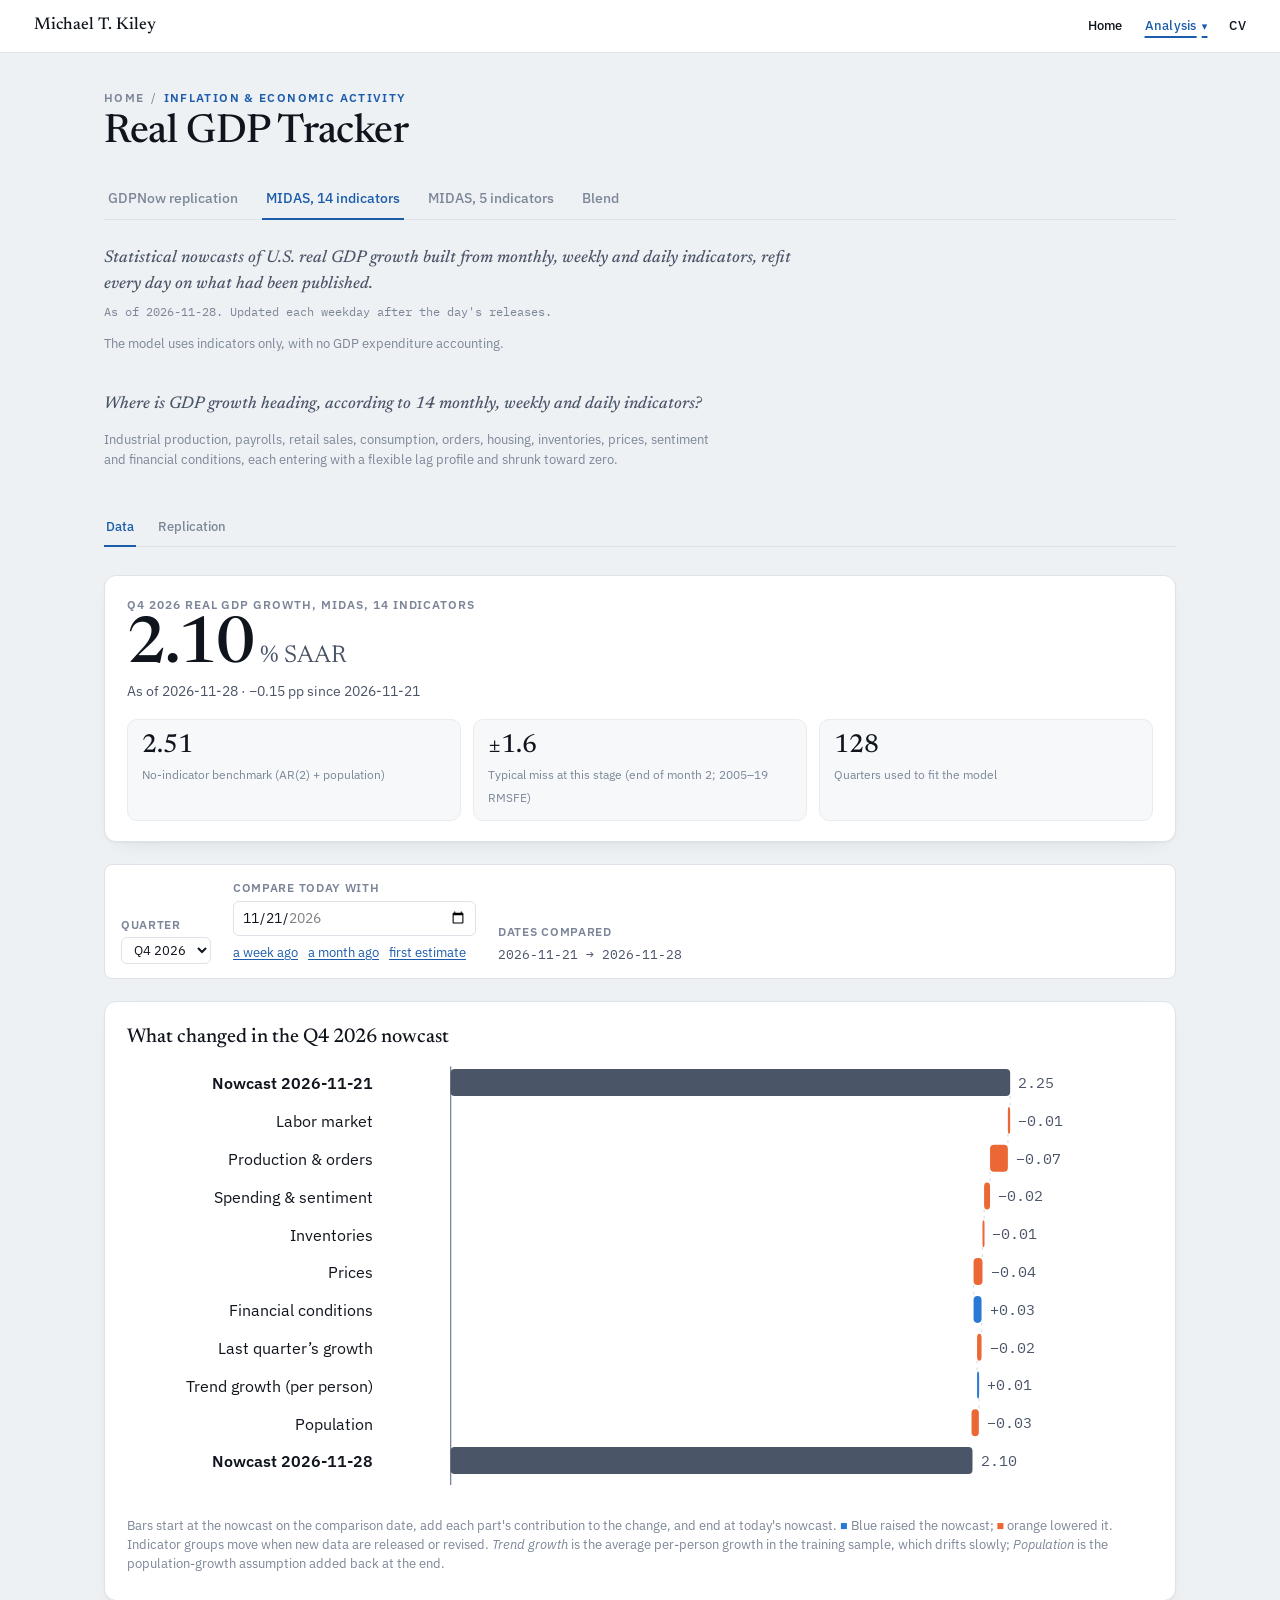
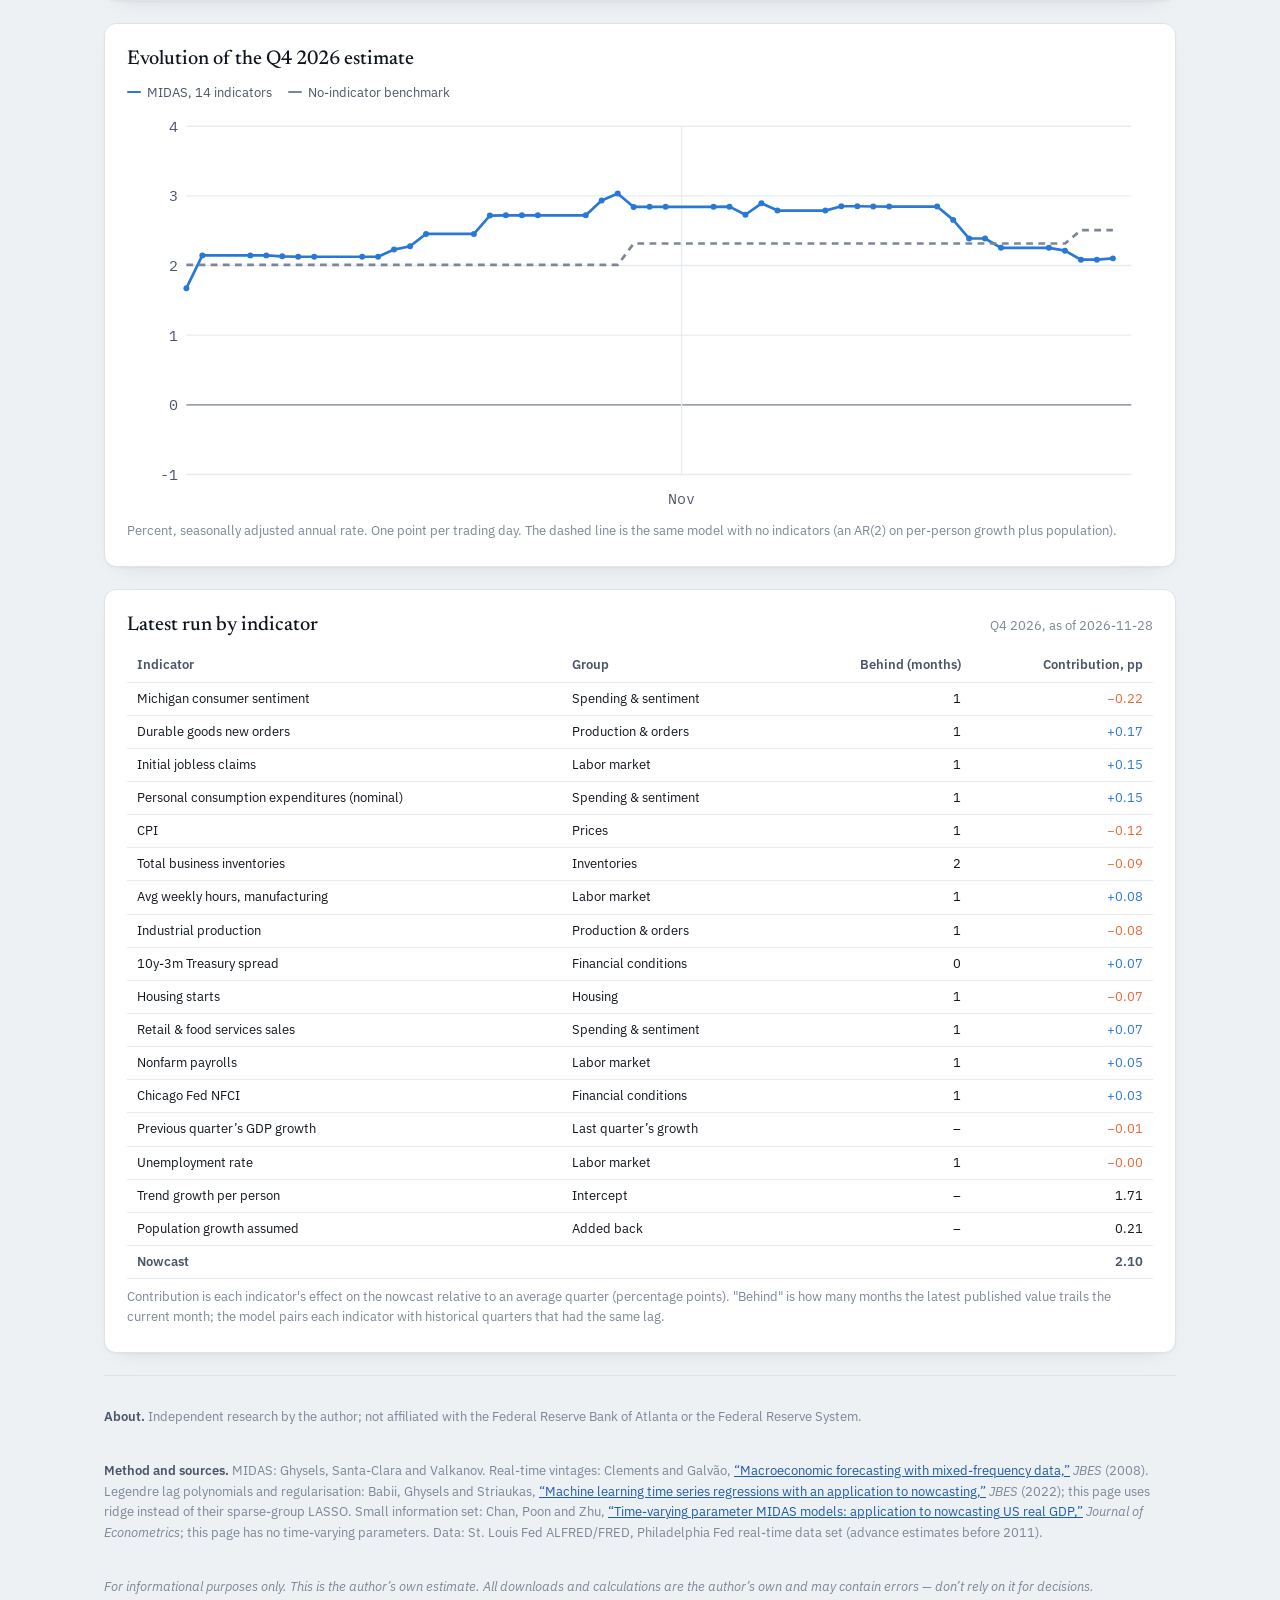
<file: docs/midas.html>
<!doctype html>
<html lang="en"><head><meta charset="utf-8"><title>Real GDP Tracker: MIDAS</title>
<link rel="canonical" href="https://michaeltkiley.github.io/gdpnow-replication/#full">
<meta http-equiv="refresh" content="0; url=./#full"><script>location.replace("./#full")</script></head>
<body><a href="./#full">Real GDP Tracker: MIDAS</a></body></html>
</file>
